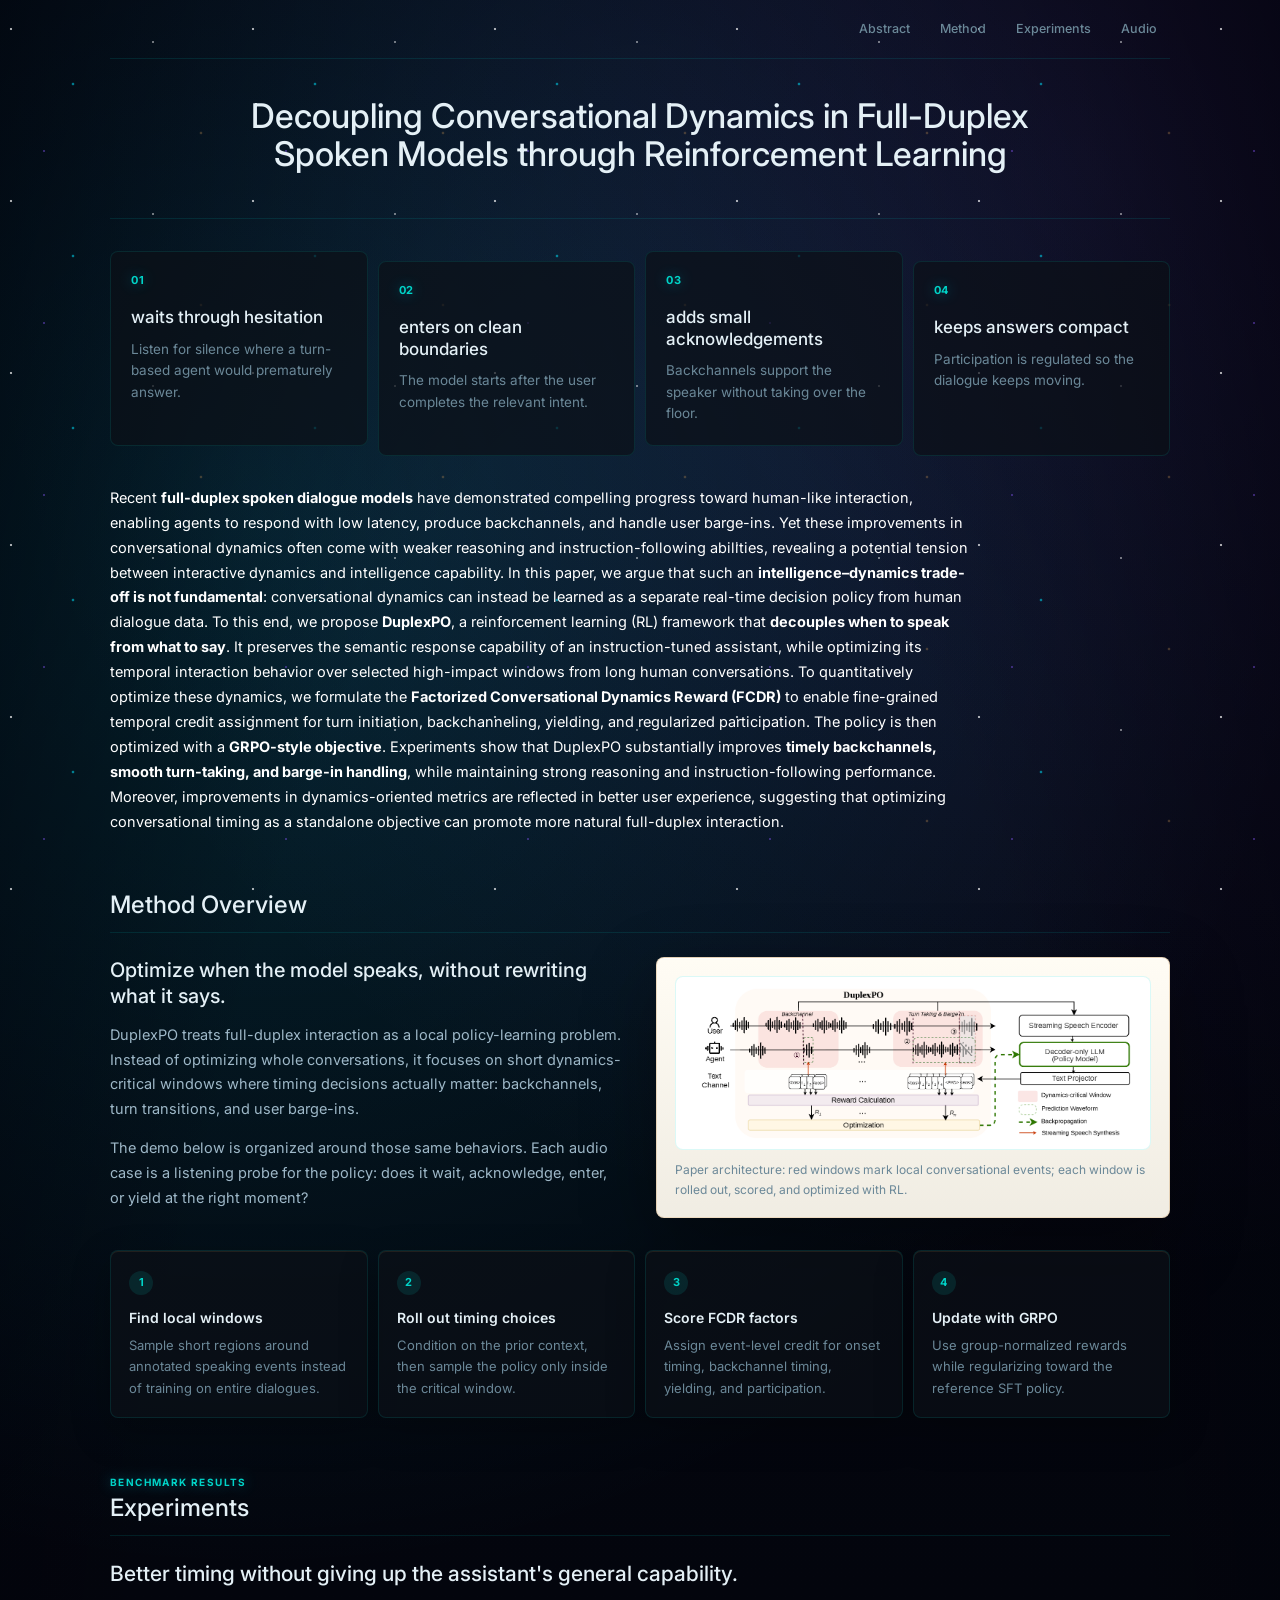
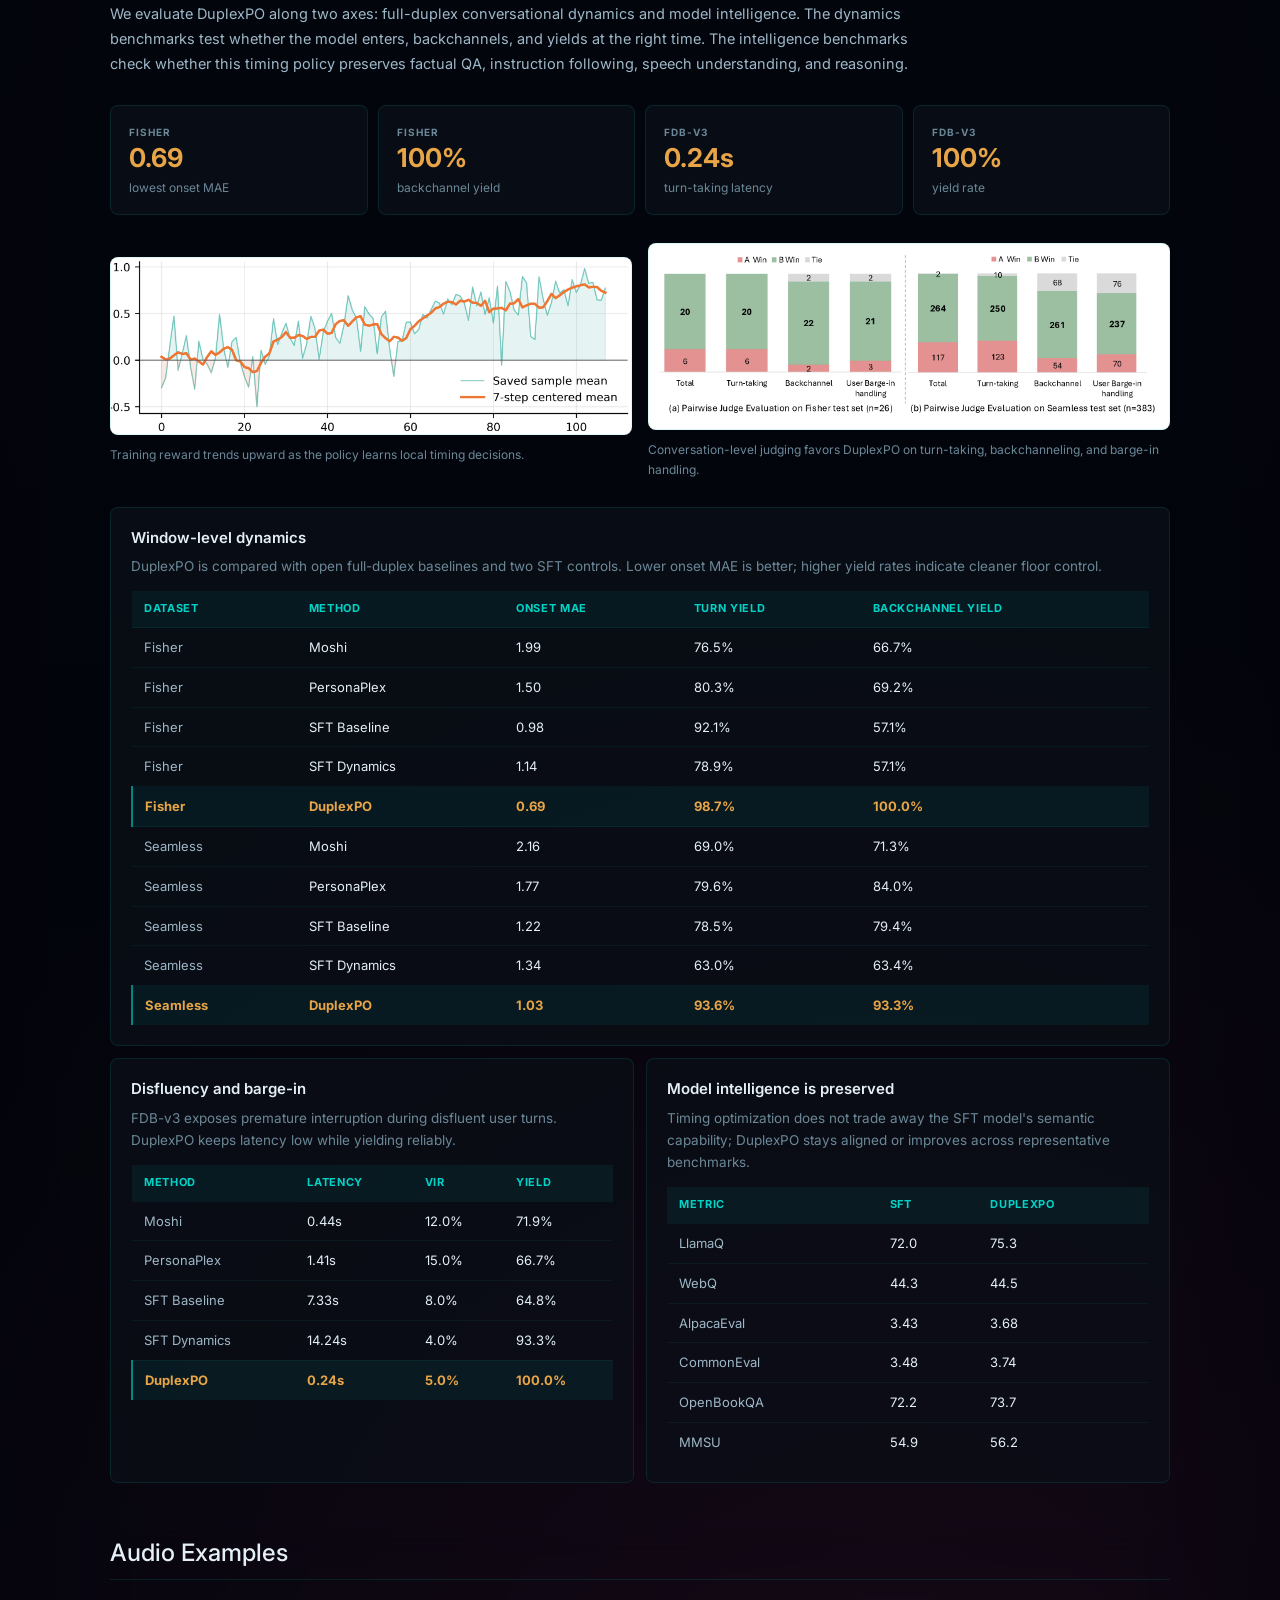
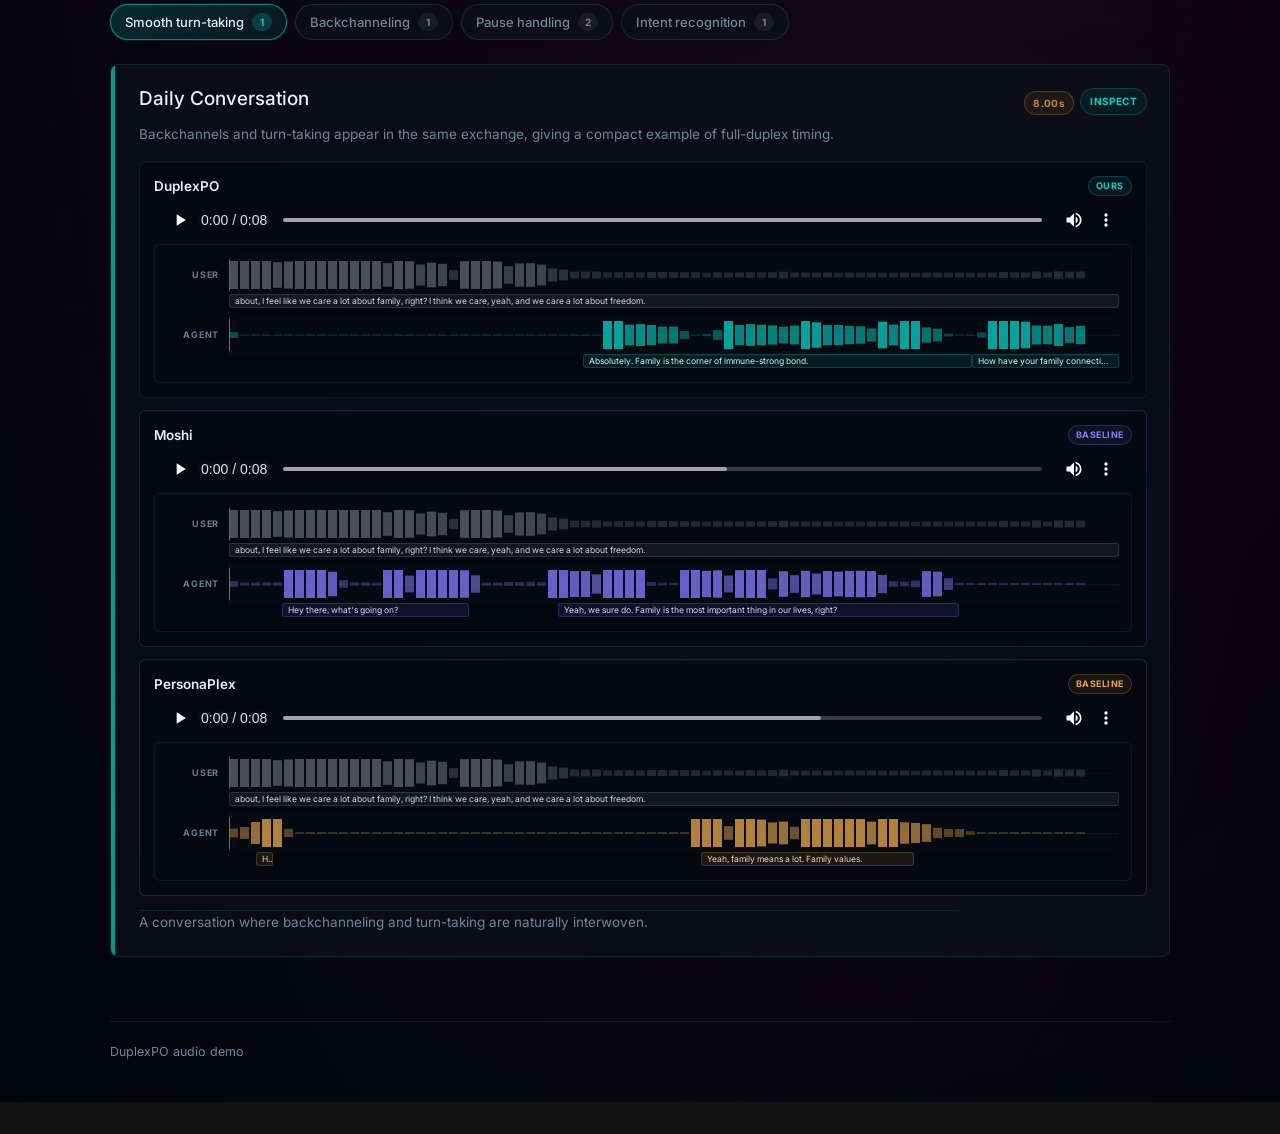
<file: index.html>
<!DOCTYPE html>
<html lang="en">
<head>
    <meta charset="UTF-8">
    <meta name="viewport" content="width=device-width, initial-scale=1.0">
    <title>DuplexPO Audio Demo</title>
    <meta name="description" content="Audio samples for DuplexPO, a reinforcement learning framework for full-duplex spoken dialogue dynamics.">
    <link rel="preconnect" href="https://fonts.googleapis.com">
    <link rel="preconnect" href="https://fonts.gstatic.com" crossorigin>
    <link href="https://fonts.googleapis.com/css2?family=Inter:wght@400;500;600;700&display=swap" rel="stylesheet">
    <link rel="stylesheet" href="static/css/style.css?v=44">
</head>
<body>
    <main class="app">
        <nav class="site-nav" aria-label="Page navigation">
            <div class="site-links">
                <a href="#abstract">Abstract</a>
                <a href="#method">Method</a>
                <a href="#experiments">Experiments</a>
                <a href="#audioExamples">Audio</a>
            </div>
        </nav>

        <header class="topbar hero">
            <div class="hero-main">
                <h1>
                    <span class="title-line">Decoupling Conversational Dynamics in Full-Duplex</span>
                    <span class="title-line">Spoken Models through Reinforcement Learning</span>
                </h1>
            </div>
        </header>

        <section class="listen-strip" aria-label="What to listen for">
            <article class="listen-card">
                <span>01</span>
                <h2>waits through hesitation</h2>
                <p>Listen for silence where a turn-based agent would prematurely answer.</p>
            </article>
            <article class="listen-card">
                <span>02</span>
                <h2>enters on clean boundaries</h2>
                <p>The model starts after the user completes the relevant intent.</p>
            </article>
            <article class="listen-card">
                <span>03</span>
                <h2>adds small acknowledgements</h2>
                <p>Backchannels support the speaker without taking over the floor.</p>
            </article>
            <article class="listen-card">
                <span>04</span>
                <h2>keeps answers compact</h2>
                <p>Participation is regulated so the dialogue keeps moving.</p>
            </article>
        </section>

        <section class="abstract-section section-block" id="abstract" aria-label="Abstract">
            <div class="abstract-content">
                <p>Recent <strong>full-duplex spoken dialogue models</strong> have demonstrated compelling progress toward human-like interaction, enabling agents to respond with low latency, produce backchannels, and handle user barge-ins. Yet these improvements in conversational dynamics often come with weaker reasoning and instruction-following abilities, revealing a potential tension between interactive dynamics and intelligence capability. In this paper, we argue that such an <strong>intelligence&ndash;dynamics trade-off is not fundamental</strong>: conversational dynamics can instead be learned as a separate real-time decision policy from human dialogue data. To this end, we propose <strong>DuplexPO</strong>, a reinforcement learning (RL) framework that <strong>decouples when to speak from what to say</strong>. It preserves the semantic response capability of an instruction-tuned assistant, while optimizing its temporal interaction behavior over selected high-impact windows from long human conversations. To quantitatively optimize these dynamics, we formulate the <strong>Factorized Conversational Dynamics Reward (FCDR)</strong> to enable fine-grained temporal credit assignment for turn initiation, backchanneling, yielding, and regularized participation. The policy is then optimized with a <strong>GRPO-style objective</strong>. Experiments show that DuplexPO substantially improves <strong>timely backchannels, smooth turn-taking, and barge-in handling</strong>, while maintaining strong reasoning and instruction-following performance. Moreover, improvements in dynamics-oriented metrics are reflected in better user experience, suggesting that optimizing conversational timing as a standalone objective can promote more natural full-duplex interaction.</p>
            </div>
        </section>

        <section class="section-block method-section" id="method" aria-label="Method overview">
            <div class="category-heading">
                <h2 class="category-title">Method Overview</h2>
            </div>
            <div class="method-blog">
                <div class="method-copy">
                    <h3>Optimize when the model speaks, without rewriting what it says.</h3>
                    <p>DuplexPO treats full-duplex interaction as a local policy-learning problem. Instead of optimizing whole conversations, it focuses on short dynamics-critical windows where timing decisions actually matter: backchannels, turn transitions, and user barge-ins.</p>
                    <p>The demo below is organized around those same behaviors. Each audio case is a listening probe for the policy: does it wait, acknowledge, enter, or yield at the right moment?</p>
                </div>
                <figure class="method-figure">
                    <img src="static/img/duplexpo-method-architecture.png" alt="DuplexPO method architecture showing critical windows, reward calculation, and policy optimization">
                    <figcaption>Paper architecture: red windows mark local conversational events; each window is rolled out, scored, and optimized with RL.</figcaption>
                </figure>
                <div class="method-flow" aria-label="DuplexPO method stages">
                    <article class="method-item">
                        <span class="method-index">1</span>
                        <h3>Find local windows</h3>
                        <p>Sample short regions around annotated speaking events instead of training on entire dialogues.</p>
                    </article>
                    <article class="method-item">
                        <span class="method-index">2</span>
                        <h3>Roll out timing choices</h3>
                        <p>Condition on the prior context, then sample the policy only inside the critical window.</p>
                    </article>
                    <article class="method-item">
                        <span class="method-index">3</span>
                        <h3>Score FCDR factors</h3>
                        <p>Assign event-level credit for onset timing, backchannel timing, yielding, and participation.</p>
                    </article>
                    <article class="method-item">
                        <span class="method-index">4</span>
                        <h3>Update with GRPO</h3>
                        <p>Use group-normalized rewards while regularizing toward the reference SFT policy.</p>
                    </article>
                </div>
            </div>
        </section>

        <section class="section-block experiments-section" id="experiments" aria-label="Experiments">
            <div class="category-heading">
                <p class="category-eyebrow">Benchmark results</p>
                <h2 class="category-title">Experiments</h2>
            </div>
            <div class="experiment-blog">
                <div class="experiment-copy">
                    <h3>Better timing without giving up the assistant's general capability.</h3>
                    <p>We evaluate DuplexPO along two axes: full-duplex conversational dynamics and model intelligence. The dynamics benchmarks test whether the model enters, backchannels, and yields at the right time. The intelligence benchmarks check whether this timing policy preserves factual QA, instruction following, speech understanding, and reasoning.</p>
                </div>

                <div class="experiment-stat-strip" aria-label="Key experiment results">
                    <article>
                        <span>Fisher</span>
                        <strong>0.69</strong>
                        <p>lowest onset MAE</p>
                    </article>
                    <article>
                        <span>Fisher</span>
                        <strong>100%</strong>
                        <p>backchannel yield</p>
                    </article>
                    <article>
                        <span>FDB-v3</span>
                        <strong>0.24s</strong>
                        <p>turn-taking latency</p>
                    </article>
                    <article>
                        <span>FDB-v3</span>
                        <strong>100%</strong>
                        <p>yield rate</p>
                    </article>
                </div>

                <div class="experiment-figure-grid" aria-label="Experiment figures">
                    <figure class="paper-figure">
                        <img src="static/img/duplexpo-reward-training.png" alt="Reward training curve for DuplexPO">
                        <figcaption>Training reward trends upward as the policy learns local timing decisions.</figcaption>
                    </figure>
                    <figure class="paper-figure">
                        <img src="static/img/duplexpo-gemini-judge.png" alt="Gemini pairwise judge evaluation comparing SFT baseline and DuplexPO">
                        <figcaption>Conversation-level judging favors DuplexPO on turn-taking, backchanneling, and barge-in handling.</figcaption>
                    </figure>
                </div>

                <div class="experiment-grid">
                    <article class="experiment-card experiment-card-wide">
                        <h3>Window-level dynamics</h3>
                        <p>DuplexPO is compared with open full-duplex baselines and two SFT controls. Lower onset MAE is better; higher yield rates indicate cleaner floor control.</p>
                        <div class="table-scroll">
                            <table>
                                <thead>
                                    <tr>
                                        <th>Dataset</th>
                                        <th>Method</th>
                                        <th>Onset MAE</th>
                                        <th>Turn yield</th>
                                        <th>Backchannel yield</th>
                                    </tr>
                                </thead>
                                <tbody>
                                    <tr>
                                        <td>Fisher</td>
                                        <td>Moshi</td>
                                        <td>1.99</td>
                                        <td>76.5%</td>
                                        <td>66.7%</td>
                                    </tr>
                                    <tr>
                                        <td>Fisher</td>
                                        <td>PersonaPlex</td>
                                        <td>1.50</td>
                                        <td>80.3%</td>
                                        <td>69.2%</td>
                                    </tr>
                                    <tr>
                                        <td>Fisher</td>
                                        <td>SFT Baseline</td>
                                        <td>0.98</td>
                                        <td>92.1%</td>
                                        <td>57.1%</td>
                                    </tr>
                                    <tr>
                                        <td>Fisher</td>
                                        <td>SFT Dynamics</td>
                                        <td>1.14</td>
                                        <td>78.9%</td>
                                        <td>57.1%</td>
                                    </tr>
                                    <tr class="best-row">
                                        <td>Fisher</td>
                                        <td>DuplexPO</td>
                                        <td>0.69</td>
                                        <td>98.7%</td>
                                        <td>100.0%</td>
                                    </tr>
                                    <tr>
                                        <td>Seamless</td>
                                        <td>Moshi</td>
                                        <td>2.16</td>
                                        <td>69.0%</td>
                                        <td>71.3%</td>
                                    </tr>
                                    <tr>
                                        <td>Seamless</td>
                                        <td>PersonaPlex</td>
                                        <td>1.77</td>
                                        <td>79.6%</td>
                                        <td>84.0%</td>
                                    </tr>
                                    <tr>
                                        <td>Seamless</td>
                                        <td>SFT Baseline</td>
                                        <td>1.22</td>
                                        <td>78.5%</td>
                                        <td>79.4%</td>
                                    </tr>
                                    <tr>
                                        <td>Seamless</td>
                                        <td>SFT Dynamics</td>
                                        <td>1.34</td>
                                        <td>63.0%</td>
                                        <td>63.4%</td>
                                    </tr>
                                    <tr class="best-row">
                                        <td>Seamless</td>
                                        <td>DuplexPO</td>
                                        <td>1.03</td>
                                        <td>93.6%</td>
                                        <td>93.3%</td>
                                    </tr>
                                </tbody>
                            </table>
                        </div>
                    </article>

                    <article class="experiment-card">
                        <h3>Disfluency and barge-in</h3>
                        <p>FDB-v3 exposes premature interruption during disfluent user turns. DuplexPO keeps latency low while yielding reliably.</p>
                        <table>
                            <thead>
                                <tr>
                                    <th>Method</th>
                                    <th>Latency</th>
                                    <th>VIR</th>
                                    <th>Yield</th>
                                </tr>
                            </thead>
                            <tbody>
                                <tr>
                                    <td>Moshi</td>
                                    <td>0.44s</td>
                                    <td>12.0%</td>
                                    <td>71.9%</td>
                                </tr>
                                <tr>
                                    <td>PersonaPlex</td>
                                    <td>1.41s</td>
                                    <td>15.0%</td>
                                    <td>66.7%</td>
                                </tr>
                                <tr>
                                    <td>SFT Baseline</td>
                                    <td>7.33s</td>
                                    <td>8.0%</td>
                                    <td>64.8%</td>
                                </tr>
                                <tr>
                                    <td>SFT Dynamics</td>
                                    <td>14.24s</td>
                                    <td>4.0%</td>
                                    <td>93.3%</td>
                                </tr>
                                <tr class="best-row">
                                    <td>DuplexPO</td>
                                    <td>0.24s</td>
                                    <td>5.0%</td>
                                    <td>100.0%</td>
                                </tr>
                            </tbody>
                        </table>
                    </article>

                    <article class="experiment-card">
                        <h3>Model intelligence is preserved</h3>
                        <p>Timing optimization does not trade away the SFT model's semantic capability; DuplexPO stays aligned or improves across representative benchmarks.</p>
                        <table>
                            <thead>
                                <tr>
                                    <th>Metric</th>
                                    <th>SFT</th>
                                    <th>DuplexPO</th>
                                </tr>
                            </thead>
                            <tbody>
                                <tr>
                                    <td>LlamaQ</td>
                                    <td>72.0</td>
                                    <td>75.3</td>
                                </tr>
                                <tr>
                                    <td>WebQ</td>
                                    <td>44.3</td>
                                    <td>44.5</td>
                                </tr>
                                <tr>
                                    <td>AlpacaEval</td>
                                    <td>3.43</td>
                                    <td>3.68</td>
                                </tr>
                                <tr>
                                    <td>CommonEval</td>
                                    <td>3.48</td>
                                    <td>3.74</td>
                                </tr>
                                <tr>
                                    <td>OpenBookQA</td>
                                    <td>72.2</td>
                                    <td>73.7</td>
                                </tr>
                                <tr>
                                    <td>MMSU</td>
                                    <td>54.9</td>
                                    <td>56.2</td>
                                </tr>
                            </tbody>
                        </table>
                    </article>
                </div>
            </div>
        </section>

        <section class="section-block samples-intro" id="audioExamples" aria-label="Audio samples">
            <div class="category-heading">
                <h2 class="category-title">Audio Examples</h2>
            </div>
            <div class="axis-nav" id="axisNav" aria-label="Audio example filters"></div>
        </section>

        <section class="case-stack" id="caseStack" aria-label="Demo cases"></section>

        <footer class="footer">
            <span>DuplexPO audio demo</span>
        </footer>
    </main>

    <script src="static/data/demo_cases.js?v=1781488804"></script>
    <script src="static/js/demo.js?v=25"></script>
</body>
</html>
</file>
<file: static/css/style.css>
:root {
    --bg: #ffffff;
    --panel: #ffffff;
    --panel-soft: #f7f7f7;
    --ink: #111111;
    --ink-soft: #2b2b2b;
    --muted: #6b7280;
    --line: #e5e7eb;
    --line-strong: #d1d5db;
    --user: #9ca3af;
    --agent: #7fb3d5;
    --playhead: #c0392b;
    --shadow-sm: 0 1px 2px rgba(0, 0, 0, 0.04);
    --radius: 8px;
    --radius-sm: 6px;
    --sans: Arial, Helvetica, "Segoe UI", "Liberation Sans", sans-serif;
    --mono: "SF Mono", "JetBrains Mono", ui-monospace, Menlo, Consolas, monospace;
}

* {
    box-sizing: border-box;
}

body {
    margin: 0;
    background: var(--bg);
    color: var(--ink);
    font-family: var(--sans);
    font-size: 14.5px;
    line-height: 1.6;
    -webkit-font-smoothing: antialiased;
    -moz-osx-font-smoothing: grayscale;
}

a {
    color: var(--ink-soft);
    text-decoration: underline;
    text-decoration-color: var(--line-strong);
}

a:hover {
    text-decoration-color: var(--ink);
}

.app {
    width: min(960px, calc(100vw - 32px));
    margin: 0 auto;
    padding: 56px 0 64px;
    background: var(--bg);
}

.topbar {
    padding-bottom: 28px;
    margin-bottom: 8px;
    text-align: center;
}

.eyebrow {
    margin: 0 0 10px;
    color: var(--muted);
    font-size: 12px;
    font-weight: 700;
    letter-spacing: 0.12em;
    text-transform: uppercase;
}

h1, h2, h3, p {
    margin-top: 0;
}

h1 {
    margin-bottom: 6px;
    font-family: var(--sans);
    font-weight: 700;
    font-size: 30px;
    line-height: 1.22;
    letter-spacing: -0.005em;
    color: var(--ink);
}

h2 {
    margin-bottom: 8px;
    font-size: 17px;
    font-weight: 700;
}

.case-stack {
    display: grid;
    gap: 44px;
    margin-top: 0;
}

.category-heading {
    margin: 36px 0 -8px;
    padding-bottom: 14px;
    border-bottom: 1px solid var(--line);
}

.category-heading:first-child {
    margin-top: 0;
}

.abstract-section {
    margin-bottom: 48px;
}

.abstract-content {
    margin: 18px auto 0;
    padding: 0 4px;
    max-width: 720px;
    color: var(--ink-soft);
    font-size: 14.5px;
    line-height: 1.7;
    text-align: justify;
}

.abstract-content p {
    margin: 0;
}

.category-eyebrow {
    margin: 0 0 6px;
    color: var(--muted);
    font-size: 11px;
    font-weight: 700;
    letter-spacing: 0.14em;
    text-transform: uppercase;
}

.category-title {
    margin: 0;
    font-family: var(--sans);
    font-size: 24px;
    font-weight: 700;
    line-height: 1.18;
    letter-spacing: -0.005em;
    color: var(--ink);
}

.case-panel {
    min-width: 0;
}

.case-header {
    display: flex;
    justify-content: center;
    gap: 12px;
    align-items: baseline;
    margin-bottom: 10px;
    text-align: center;
}

.case-title {
    display: inline-flex;
    align-items: baseline;
    gap: 12px;
    min-width: 0;
    flex-wrap: wrap;
    justify-content: center;
}

.case-header h2 {
    margin-bottom: 0;
    font-family: var(--sans);
    font-size: 18px;
    font-weight: 700;
    letter-spacing: 0.01em;
    color: var(--ink);
    text-align: center;
    overflow-wrap: anywhere;
}

.sample-chip {
    display: inline-flex;
    align-items: center;
    padding: 3px 10px;
    border: 1px solid var(--line);
    border-radius: 999px;
    color: var(--muted);
    font-family: var(--mono);
    font-size: 11.5px;
    font-weight: 500;
    letter-spacing: 0.02em;
    white-space: nowrap;
}

.timeline-panel {
    background: var(--panel);
    border-radius: 0;
    box-shadow: none;
    overflow: hidden;
}

.timeline-scroll {
    padding: 8px 4px 12px;
    overflow: hidden;
    min-width: 0;
}

.timeline-canvas {
    position: relative;
    width: 100%;
    min-width: 0;
}

.timeline-row {
    display: grid;
    grid-template-columns: 56px minmax(0, 1fr);
    gap: 12px;
    align-items: center;
    margin: 4px 0;
    min-width: 0;
}

.row-label {
    color: var(--muted);
    font-size: 11px;
    font-weight: 700;
    letter-spacing: 0.08em;
    text-transform: uppercase;
    text-align: right;
}

.ruler-track {
    position: relative;
    height: 16px;
}

.tick {
    position: absolute;
    top: 0;
    bottom: 0;
    border-left: 1px solid var(--line);
    color: var(--muted);
    font-family: var(--mono);
    font-size: 10px;
    padding-left: 5px;
    letter-spacing: 0.02em;
}

.wave-track {
    position: relative;
    display: block;
    width: 100%;
    height: 48px;
    padding: 0;
    margin: 0;
    border: 0;
    border-radius: 0;
    background: transparent;
    appearance: none;
    overflow: hidden;
    cursor: pointer;
}

.wave-track:focus-visible {
    outline: 2px solid var(--ink);
    outline-offset: 2px;
}

.wave-canvas {
    display: block;
    width: 100%;
    height: 100%;
}

.wave-playhead {
    position: absolute;
    top: 4px;
    bottom: 4px;
    left: 0;
    width: 1.5px;
    background: var(--playhead);
    pointer-events: none;
    z-index: 5;
}

.transcript-row {
    margin: 2px 0 6px;
}

.transcript-track {
    position: relative;
    height: 22px;
    min-width: 0;
}

.seg-pill {
    position: absolute;
    top: 0;
    height: 20px;
    padding: 0 8px;
    border: 1px solid var(--line);
    border-radius: 4px;
    background: var(--panel-soft);
    color: var(--ink-soft);
    font-family: var(--sans);
    font-size: 11px;
    line-height: 18px;
    letter-spacing: 0.01em;
    white-space: nowrap;
    overflow: hidden;
    text-overflow: ellipsis;
    text-align: left;
    cursor: pointer;
    appearance: none;
    transition: background-color 0.15s ease, border-color 0.15s ease, box-shadow 0.15s ease;
    box-sizing: border-box;
}

.seg-pill.user {
    background: #f3f4f6;
    border-color: #e5e7eb;
    color: #4b5563;
}

.seg-pill.agent {
    background: #e8f0f7;
    border-color: #cfdfeb;
    color: #1f3a52;
}

.seg-pill:hover {
    z-index: 2;
    overflow: visible;
    box-shadow: 0 2px 6px rgba(15, 23, 42, 0.12);
    border-color: var(--ink);
    background: #ffffff;
    color: var(--ink);
    width: auto !important;
    min-width: 100%;
    max-width: 480px;
}

.seg-pill:focus-visible {
    outline: 2px solid var(--ink);
    outline-offset: 1px;
}

.audio-row {
    display: flex;
    justify-content: center;
    align-items: center;
    margin: 6px 0 14px;
    padding: 0;
}

.stereo-control {
    width: min(440px, 80%);
    margin: 0 auto;
}

audio {
    width: 100%;
    height: 36px;
    display: block;
    border: 0;
    outline: 0;
    background: transparent;
}

audio::-webkit-media-controls-enclosure,
audio::-webkit-media-controls-panel {
    background: transparent;
    border: 0;
    box-shadow: none;
}

.case-description {
    margin-top: 18px;
    padding: 0 4px;
    color: var(--ink-soft);
    font-size: 14.5px;
    line-height: 1.7;
}

.case-description:empty {
    display: none;
}

.case-description p {
    margin: 0 0 0.7em;
}

.case-description p:last-child {
    margin-bottom: 0;
}

.case-description em,
.case-description i {
    color: var(--muted);
}

.case-description code {
    padding: 1px 5px;
    border-radius: 4px;
    background: var(--panel-soft);
    border: 1px solid var(--line);
    font-family: var(--mono);
    font-size: 0.9em;
}

.case-description blockquote {
    margin: 8px 0;
    padding: 4px 14px;
    border-left: 2px solid var(--line-strong);
    color: var(--muted);
    font-style: italic;
}

.footer {
    display: flex;
    justify-content: space-between;
    gap: 16px;
    margin-top: 64px;
    padding-top: 24px;
    border-top: 1px solid var(--line);
    color: var(--muted);
    font-size: 12.5px;
}

@media (max-width: 760px) {
    .app {
        width: min(100vw - 24px, 760px);
        padding: 32px 0 40px;
    }

    h1 {
        font-size: 24px;
    }

    .case-stack {
        gap: 36px;
    }

    .case-header {
        display: block;
    }

    .case-header h2 {
        font-size: 17px;
    }

    .sample-chip {
        margin-top: 8px;
    }

    .timeline-scroll {
        padding: 6px 2px 10px;
    }

    .timeline-row {
        grid-template-columns: 44px minmax(0, 1fr);
        gap: 8px;
    }

    .stereo-control {
        width: 100%;
    }
}

/* DuplexPO demo refresh */
:root {
    --bg: #fbfbf8;
    --panel: #ffffff;
    --panel-soft: #f4f6f4;
    --ink: #151515;
    --ink-soft: #30343b;
    --muted: #68706f;
    --line: #dde2df;
    --line-strong: #b9c4be;
    --user: #7d8895;
    --agent: #227c9d;
    --accent: #16885d;
    --accent-soft: #e7f4ed;
    --amber: #9b6a1b;
    --playhead: #ba3b34;
    --shadow-sm: none;
    --radius: 8px;
    --radius-sm: 6px;
}

html {
    scroll-behavior: smooth;
}

body {
    background:
        linear-gradient(180deg, #f7f8f4 0, #fbfbf8 230px, #fbfbf8 100%);
    color: var(--ink);
}

.app {
    width: min(1040px, calc(100vw - 40px));
    padding: 38px 0 64px;
}

.topbar {
    text-align: left;
}

.hero {
    padding-bottom: 26px;
    margin-bottom: 4px;
    border-bottom: 1px solid var(--line);
}

.eyebrow,
.category-eyebrow {
    letter-spacing: 0;
    color: var(--accent);
}

h1,
.category-title,
.case-header h2 {
    letter-spacing: 0;
}

h1 {
    max-width: 920px;
    margin-bottom: 14px;
    font-size: clamp(30px, 4.6vw, 48px);
    line-height: 1.08;
}

.hero-copy {
    max-width: 760px;
    margin: 0;
    color: var(--ink-soft);
    font-size: 16px;
    line-height: 1.65;
}

.hero-metrics {
    display: flex;
    flex-wrap: wrap;
    gap: 10px;
    margin-top: 22px;
}

.hero-metrics span {
    display: inline-flex;
    align-items: center;
    gap: 7px;
    min-height: 34px;
    padding: 6px 12px;
    border: 1px solid var(--line);
    border-radius: 999px;
    background: rgba(255, 255, 255, 0.76);
    color: var(--ink-soft);
    font-size: 13px;
    white-space: nowrap;
}

.hero-metrics strong {
    color: var(--ink);
    font-weight: 700;
}

.section-block {
    margin: 34px 0 46px;
}

.category-heading {
    margin: 0 0 18px;
    padding-bottom: 12px;
    border-bottom: 1px solid var(--line);
}

.category-title {
    font-size: 24px;
    line-height: 1.18;
}

.abstract-content {
    max-width: 820px;
    margin: 0;
    padding: 0;
    color: var(--ink-soft);
    text-align: left;
}

.method-grid {
    display: grid;
    grid-template-columns: repeat(3, minmax(0, 1fr));
    gap: 12px;
}

.method-item {
    min-width: 0;
    padding: 16px;
    border: 1px solid var(--line);
    border-radius: var(--radius);
    background: var(--panel);
}

.method-index {
    display: inline-flex;
    width: 24px;
    height: 24px;
    align-items: center;
    justify-content: center;
    margin-bottom: 12px;
    border-radius: 50%;
    background: var(--accent-soft);
    color: var(--accent);
    font-family: var(--mono);
    font-size: 12px;
    font-weight: 700;
}

.method-item h3 {
    margin: 0 0 8px;
    color: var(--ink);
    font-size: 15px;
    line-height: 1.25;
}

.method-item p,
.samples-copy {
    margin: 0;
    color: var(--ink-soft);
    line-height: 1.65;
}

.samples-intro {
    margin-bottom: 22px;
}

.samples-copy {
    max-width: 780px;
}

.axis-nav {
    display: flex;
    flex-wrap: wrap;
    gap: 8px;
    margin-top: 18px;
}

.axis-tab {
    display: inline-flex;
    align-items: center;
    gap: 8px;
    min-height: 34px;
    padding: 6px 12px;
    border: 1px solid var(--line-strong);
    border-radius: 999px;
    background: #ffffff;
    color: var(--ink-soft);
    font: inherit;
    font-size: 13px;
    cursor: pointer;
    appearance: none;
}

.axis-tab:hover {
    border-color: var(--accent);
    color: var(--accent);
}

.axis-tab.is-active {
    border-color: var(--accent);
    background: var(--accent-soft);
    color: var(--accent);
}

.axis-count {
    min-width: 20px;
    padding: 1px 6px;
    border-radius: 999px;
    background: rgba(21, 21, 21, 0.08);
    color: inherit;
    font-family: var(--mono);
    font-size: 11px;
    text-align: center;
}

.case-stack {
    gap: 30px;
}

.case-panel {
    padding: 22px;
    border: 1px solid var(--line);
    border-radius: var(--radius);
    background: var(--panel);
}

.case-header {
    display: grid;
    grid-template-columns: minmax(0, 1fr) auto;
    gap: 12px;
    align-items: start;
    margin-bottom: 12px;
    text-align: left;
}

.case-title {
    display: block;
}

.case-meta {
    display: flex;
    flex-wrap: wrap;
    gap: 6px;
    margin-bottom: 8px;
}

.axis-chip,
.source-chip {
    display: inline-flex;
    align-items: center;
    min-height: 24px;
    padding: 3px 8px;
    border-radius: 999px;
    font-size: 12px;
    line-height: 1;
}

.axis-chip {
    background: var(--accent-soft);
    color: var(--accent);
}

.source-chip {
    background: #f8f1e6;
    color: var(--amber);
}

.case-header h2 {
    margin: 0;
    font-size: 22px;
    line-height: 1.22;
    text-align: left;
}

.sample-chip {
    margin-top: 4px;
    border-color: var(--line-strong);
    border-radius: 999px;
    background: #ffffff;
}

.case-takeaway {
    max-width: 760px;
    margin: 0 0 16px;
    color: var(--ink-soft);
    font-size: 14px;
    line-height: 1.62;
}

.audio-row {
    justify-content: flex-start;
    gap: 16px;
    margin: 6px 0 16px;
}

.stereo-control {
    width: min(520px, 100%);
    margin: 0;
}

.audio-legend {
    display: flex;
    flex-wrap: wrap;
    gap: 8px;
    align-items: center;
    margin: 0 0 12px 68px;
    color: var(--muted);
    font-size: 12px;
}

.legend-item {
    display: inline-flex;
    align-items: center;
    gap: 6px;
}

.legend-swatch {
    width: 10px;
    height: 10px;
    border-radius: 2px;
    background: var(--line-strong);
}

.legend-swatch.user {
    background: var(--user);
}

.legend-swatch.agent {
    background: var(--agent);
}

.timeline-panel {
    border-top: 1px solid var(--line);
    padding-top: 10px;
}

.timeline-scroll {
    padding: 0;
    overflow-x: auto;
}

.timeline-canvas {
    min-width: 640px;
}

.timeline-row {
    grid-template-columns: 56px minmax(0, 1fr);
}

.wave-track {
    border-radius: 4px;
    background: #f8faf9;
}

.transcript-track {
    height: 26px;
}

.seg-pill {
    height: 22px;
    line-height: 20px;
}

.case-description {
    margin-top: 16px;
    padding-top: 14px;
    border-top: 1px solid var(--line);
}

.footer a {
    color: var(--muted);
    text-decoration: none;
}

.footer a:hover {
    color: var(--ink);
    text-decoration: underline;
}

@media (max-width: 820px) {
    .app {
        width: min(100vw - 24px, 820px);
        padding: 28px 0 42px;
    }

    h1 {
        font-size: 30px;
        line-height: 1.14;
    }

    .hero-copy {
        font-size: 15px;
    }

    .method-grid {
        grid-template-columns: 1fr;
    }

    .case-panel {
        padding: 16px;
    }

    .case-header {
        grid-template-columns: 1fr;
    }

    .sample-chip {
        width: max-content;
    }

    .audio-legend {
        margin-left: 0;
    }

    .timeline-canvas {
        min-width: 560px;
    }
}

/* Futuristic performance-focused skin */
:root {
    --bg: #07100f;
    --panel: #0d1716;
    --panel-soft: #111f1d;
    --ink: #eef8f2;
    --ink-soft: #bfd0cb;
    --muted: #82938e;
    --line: rgba(145, 255, 207, 0.16);
    --line-strong: rgba(145, 255, 207, 0.34);
    --user: #f7b84b;
    --agent: #37c8f5;
    --accent: #48f0a4;
    --accent-soft: rgba(72, 240, 164, 0.12);
    --amber: #ffc65a;
    --rose: #ff6f91;
    --violet-free-blue: #37c8f5;
    --playhead: #ff5d73;
    --shadow-sm: 0 18px 60px rgba(0, 0, 0, 0.28);
}

body {
    background-color: var(--bg);
    background-image:
        linear-gradient(rgba(145, 255, 207, 0.055) 1px, transparent 1px),
        linear-gradient(90deg, rgba(55, 200, 245, 0.045) 1px, transparent 1px),
        linear-gradient(180deg, rgba(72, 240, 164, 0.08), transparent 320px);
    background-size: 34px 34px, 34px 34px, 100% 100%;
}

.app {
    width: min(1120px, calc(100vw - 40px));
    padding: 32px 0 72px;
}

.hero {
    display: grid;
    grid-template-columns: minmax(0, 1fr) minmax(300px, 360px);
    gap: 28px;
    align-items: end;
    min-height: 390px;
    padding: 34px 0 30px;
    border-bottom: 1px solid var(--line);
}

.hero-main {
    min-width: 0;
}

.eyebrow,
.category-eyebrow,
.performance-kicker,
.terminal-label {
    color: var(--accent);
    font-family: var(--mono);
    font-size: 12px;
    font-weight: 700;
    letter-spacing: 0;
    text-transform: uppercase;
}

h1 {
    max-width: 900px;
    margin-bottom: 18px;
    color: var(--ink);
    font-size: 46px;
    line-height: 1.06;
    text-wrap: balance;
}

.hero-copy {
    max-width: 720px;
    color: var(--ink-soft);
    font-size: 16px;
}

.hero-metrics {
    gap: 9px;
    margin-top: 24px;
}

.hero-metrics span {
    border-color: var(--line);
    background: rgba(13, 23, 22, 0.84);
    color: var(--ink-soft);
    box-shadow: inset 0 0 0 1px rgba(255, 255, 255, 0.025);
}

.hero-metrics strong {
    color: var(--accent);
}

.hero-terminal {
    position: relative;
    padding: 18px;
    border: 1px solid var(--line-strong);
    border-radius: var(--radius);
    background:
        linear-gradient(180deg, rgba(17, 31, 29, 0.94), rgba(9, 17, 16, 0.94));
    box-shadow: var(--shadow-sm);
    overflow: hidden;
}

.hero-terminal::before {
    content: "";
    position: absolute;
    inset: 0;
    background:
        linear-gradient(90deg, transparent, rgba(72, 240, 164, 0.16), transparent);
    transform: translateX(-70%);
    animation: scan 5.6s linear infinite;
    pointer-events: none;
}

@keyframes scan {
    0% {
        transform: translateX(-80%);
    }
    55%,
    100% {
        transform: translateX(120%);
    }
}

.terminal-label {
    position: relative;
    margin: 0 0 14px;
}

.terminal-row {
    position: relative;
    display: grid;
    grid-template-columns: minmax(0, 1fr) auto;
    gap: 14px;
    align-items: center;
    padding: 11px 0;
    border-top: 1px solid rgba(145, 255, 207, 0.12);
    color: var(--muted);
    font-size: 13px;
}

.terminal-row strong {
    color: var(--ink);
    font-family: var(--mono);
    font-size: 12px;
    font-weight: 700;
}

.performance-strip {
    display: grid;
    grid-template-columns: repeat(3, minmax(0, 1fr));
    gap: 12px;
    margin: 18px 0 42px;
}

.performance-item {
    position: relative;
    min-width: 0;
    padding: 18px;
    border: 1px solid var(--line);
    border-radius: var(--radius);
    background: rgba(13, 23, 22, 0.82);
}

.performance-item::after {
    content: "";
    position: absolute;
    left: 18px;
    right: 18px;
    bottom: 0;
    height: 2px;
    background: linear-gradient(90deg, var(--accent), var(--agent), var(--amber));
}

.performance-item h2 {
    margin: 8px 0 7px;
    color: var(--ink);
    font-size: 17px;
    line-height: 1.25;
}

.performance-item p {
    margin: 0;
    color: var(--ink-soft);
    font-size: 13.5px;
    line-height: 1.55;
}

.section-block {
    margin: 40px 0 50px;
}

.category-heading {
    border-bottom-color: var(--line);
}

.category-title {
    color: var(--ink);
    font-size: 25px;
}

.abstract-content,
.method-item p,
.samples-copy,
.case-takeaway,
.case-description {
    color: var(--ink-soft);
}

.method-grid {
    gap: 10px;
}

.method-item,
.case-panel {
    border-color: var(--line);
    background: rgba(13, 23, 22, 0.9);
    box-shadow: inset 0 1px 0 rgba(255, 255, 255, 0.035);
}

.method-item {
    transition: transform 0.18s ease, border-color 0.18s ease, background-color 0.18s ease;
}

.method-item:hover {
    transform: translateY(-2px);
    border-color: var(--line-strong);
    background: rgba(17, 31, 29, 0.96);
}

.method-index {
    background: rgba(72, 240, 164, 0.14);
    color: var(--accent);
}

.method-item h3 {
    color: var(--ink);
}

.samples-intro {
    position: sticky;
    top: 0;
    z-index: 10;
    padding: 14px 0 16px;
    background: rgba(7, 16, 15, 0.92);
    backdrop-filter: blur(14px);
}

.axis-nav {
    gap: 10px;
}

.axis-tab {
    min-height: 40px;
    border-color: var(--line);
    background: rgba(13, 23, 22, 0.86);
    color: var(--ink-soft);
    transition: transform 0.16s ease, border-color 0.16s ease, color 0.16s ease, background-color 0.16s ease;
}

.axis-tab:hover {
    transform: translateY(-1px);
    border-color: var(--agent);
    color: var(--ink);
}

.axis-tab.is-active {
    border-color: rgba(72, 240, 164, 0.74);
    background: linear-gradient(135deg, rgba(72, 240, 164, 0.22), rgba(55, 200, 245, 0.12));
    color: var(--ink);
    box-shadow: 0 0 0 1px rgba(72, 240, 164, 0.09), 0 16px 34px rgba(0, 0, 0, 0.22);
}

.axis-count {
    background: rgba(255, 255, 255, 0.08);
}

.case-stack {
    gap: 22px;
}

.case-panel {
    position: relative;
    padding: 24px;
    overflow: hidden;
}

.case-panel::before {
    content: "";
    position: absolute;
    top: 0;
    left: 0;
    width: 4px;
    height: 100%;
    background: linear-gradient(180deg, var(--accent), var(--agent), var(--amber));
}

.case-header {
    position: relative;
}

.axis-chip,
.source-chip,
.signal-chip {
    border: 1px solid transparent;
    font-family: var(--mono);
    font-size: 11px;
    font-weight: 700;
}

.axis-chip {
    border-color: rgba(72, 240, 164, 0.28);
    background: rgba(72, 240, 164, 0.12);
    color: var(--accent);
}

.source-chip {
    border-color: rgba(255, 198, 90, 0.28);
    background: rgba(255, 198, 90, 0.1);
    color: var(--amber);
}

.case-signals {
    display: flex;
    flex-wrap: wrap;
    gap: 8px;
    margin: -2px 0 12px;
}

.signal-chip {
    display: inline-flex;
    align-items: center;
    min-height: 25px;
    padding: 4px 9px;
    border-radius: 999px;
    border-color: rgba(55, 200, 245, 0.28);
    background: rgba(55, 200, 245, 0.1);
    color: var(--agent);
}

.case-header h2 {
    color: var(--ink);
}

.sample-chip {
    border-color: rgba(255, 255, 255, 0.12);
    background: rgba(255, 255, 255, 0.04);
    color: var(--muted);
}

.stereo-control {
    padding: 8px;
    border: 1px solid var(--line);
    border-radius: var(--radius);
    background: rgba(7, 16, 15, 0.78);
}

audio {
    filter: invert(1) hue-rotate(160deg) saturate(0.75);
}

.audio-legend {
    color: var(--muted);
}

.legend-swatch {
    box-shadow: 0 0 16px currentColor;
}

.timeline-panel {
    border-top-color: var(--line);
}

.timeline-scroll {
    scrollbar-color: var(--line-strong) transparent;
}

.wave-track {
    border: 1px solid rgba(255, 255, 255, 0.035);
    background:
        linear-gradient(90deg, rgba(255, 255, 255, 0.035) 1px, transparent 1px),
        rgba(255, 255, 255, 0.025);
    background-size: 28px 100%, 100% 100%;
}

.row-label,
.tick {
    color: var(--muted);
}

.seg-pill {
    border-color: rgba(255, 255, 255, 0.08);
    background: rgba(255, 255, 255, 0.045);
    color: var(--ink-soft);
}

.seg-pill.user {
    border-color: rgba(247, 184, 75, 0.24);
    background: rgba(247, 184, 75, 0.12);
    color: #ffd892;
}

.seg-pill.agent {
    border-color: rgba(55, 200, 245, 0.24);
    background: rgba(55, 200, 245, 0.12);
    color: #a6eaff;
}

.seg-pill:hover {
    border-color: var(--accent);
    background: #101f1d;
    color: var(--ink);
    box-shadow: 0 10px 26px rgba(0, 0, 0, 0.32);
}

.case-description {
    border-top-color: var(--line);
}

.footer {
    border-top-color: var(--line);
}

.footer a {
    color: var(--accent);
}

/* SEN-NIN DASH inspired dark HUD palette */
:root {
    --bg: #000011;
    --panel: #050b18;
    --panel-soft: #091426;
    --ink: #ecfeff;
    --ink-soft: #a8c7ce;
    --muted: #67838d;
    --line: rgba(0, 255, 255, 0.18);
    --line-strong: rgba(0, 255, 255, 0.42);
    --user: #ff7a2f;
    --agent: #00e5ff;
    --accent: #00e5ff;
    --accent-soft: rgba(0, 229, 255, 0.12);
    --amber: #b46cff;
    --rose: #ff2d8d;
    --violet-free-blue: #8a5cff;
    --playhead: #ff2d8d;
    --shadow-sm: 0 18px 58px rgba(0, 229, 255, 0.08);
}

body {
    background-color: var(--bg);
    background-image:
        radial-gradient(circle at 22% 8%, rgba(0, 229, 255, 0.16), transparent 28%),
        radial-gradient(circle at 84% 10%, rgba(138, 92, 255, 0.16), transparent 26%),
        radial-gradient(circle at 48% 118%, rgba(255, 45, 141, 0.1), transparent 34%),
        linear-gradient(135deg, #000011 0%, #001122 48%, #000011 100%);
    background-size: 100% 100%;
    color: var(--ink);
}

.site-nav,
.samples-intro {
    background: rgba(0, 0, 17, 0.86);
    border-color: var(--line);
}

.brand-mark,
h1,
.category-title,
.case-header h2,
.performance-item h2,
.listen-card h2,
.method-item h3 {
    color: var(--ink);
}

.hero {
    display: block;
    min-height: 300px;
    padding-top: 58px;
    border-bottom-color: var(--line);
}

.hero-main {
    max-width: 940px;
}

.hero-copy,
.abstract-content,
.method-item p,
.samples-copy,
.case-takeaway,
.case-description,
.performance-item p,
.listen-card p {
    color: var(--ink-soft);
}

.hero-terminal,
.hero-metrics,
.eyebrow {
    display: none;
}

.hero-metrics span,
.axis-tab,
.stereo-control,
.performance-item,
.method-item,
.case-panel,
.listen-card {
    background: rgba(5, 11, 24, 0.82);
    border-color: var(--line);
    box-shadow: var(--shadow-sm), inset 0 1px 0 rgba(255, 255, 255, 0.04);
}

.performance-item,
.method-item,
.case-panel,
.listen-card {
    backdrop-filter: blur(12px);
}

.performance-kicker,
.terminal-label,
.category-eyebrow,
.listen-card span {
    color: var(--accent);
    text-shadow: 0 0 14px rgba(0, 229, 255, 0.45);
}

.performance-item::after {
    background: linear-gradient(90deg, var(--accent), var(--violet-free-blue), var(--rose));
}

.case-panel::before {
    background: linear-gradient(180deg, var(--accent), var(--violet-free-blue), var(--rose));
}

.word-ladder span {
    background: rgba(9, 20, 38, 0.78);
    border-color: var(--line);
    color: var(--ink-soft);
}

.word-ladder span:nth-child(2) {
    color: var(--accent);
}

.word-ladder span:nth-child(3) {
    color: var(--rose);
}

.axis-tab {
    color: var(--ink-soft);
}

.axis-tab:hover {
    border-color: var(--line-strong);
    color: var(--accent);
}

.axis-tab.is-active {
    border-color: var(--line-strong);
    background: linear-gradient(135deg, rgba(0, 229, 255, 0.16), rgba(138, 92, 255, 0.12));
    color: var(--ink);
    box-shadow: 0 0 0 1px rgba(0, 229, 255, 0.1), 0 18px 42px rgba(0, 0, 17, 0.34);
}

.axis-count {
    background: rgba(0, 229, 255, 0.12);
}

.axis-chip {
    border-color: rgba(0, 229, 255, 0.3);
    background: rgba(0, 229, 255, 0.1);
    color: var(--accent);
}

.source-chip {
    border-color: rgba(138, 92, 255, 0.34);
    background: rgba(138, 92, 255, 0.12);
    color: #c7b6ff;
}

.signal-chip,
.inspect-button {
    border-color: rgba(255, 45, 141, 0.28);
    background: rgba(255, 45, 141, 0.1);
    color: #ff9aca;
}

.inspect-button:hover,
.case-panel.is-inspecting .inspect-button {
    border-color: var(--line-strong);
    background: rgba(0, 229, 255, 0.14);
    color: var(--ink);
}

.case-panel:hover,
.case-panel.is-inspecting {
    border-color: var(--line-strong);
    box-shadow: 0 26px 70px rgba(0, 0, 17, 0.42), 0 0 26px rgba(0, 229, 255, 0.08);
}

.timeline-panel,
.case-description,
.footer {
    border-color: var(--line);
}

.wave-track {
    border-color: rgba(0, 229, 255, 0.08);
    background:
        linear-gradient(90deg, rgba(0, 229, 255, 0.05) 1px, transparent 1px),
        rgba(255, 255, 255, 0.025);
    background-size: 28px 100%, 100% 100%;
}

.seg-pill {
    border-color: rgba(255, 255, 255, 0.08);
    background: rgba(255, 255, 255, 0.04);
    color: var(--ink-soft);
}

.seg-pill.user {
    border-color: rgba(255, 122, 47, 0.32);
    background: rgba(255, 122, 47, 0.12);
    color: #ffbf91;
}

.seg-pill.agent {
    border-color: rgba(0, 229, 255, 0.3);
    background: rgba(0, 229, 255, 0.11);
    color: #aef8ff;
}

.seg-pill:hover {
    border-color: var(--line-strong);
    background: #071527;
    color: var(--ink);
    box-shadow: 0 12px 30px rgba(0, 0, 17, 0.45);
}

.row-label,
.tick,
.audio-legend,
.footer {
    color: var(--muted);
}

.legend-swatch.user {
    background: var(--user);
}

.legend-swatch.agent {
    background: var(--agent);
}

audio {
    filter: invert(1) hue-rotate(150deg) saturate(0.75);
}

.footer a {
    color: var(--accent);
}

@media (max-width: 920px) {
    .hero {
        grid-template-columns: 1fr;
        min-height: 0;
    }

    .hero-terminal {
        max-width: 520px;
    }

    .performance-strip {
        grid-template-columns: 1fr;
    }
}

@media (max-width: 820px) {
    .app {
        width: min(100vw - 24px, 820px);
        padding: 24px 0 44px;
    }

    h1 {
        font-size: 30px;
        line-height: 1.13;
    }

    .samples-intro {
        position: static;
        padding-top: 0;
        background: transparent;
        backdrop-filter: none;
    }

    .case-panel {
        padding: 18px;
    }

    .timeline-canvas {
        min-width: 580px;
    }
}

/* Playful portfolio-style interaction layer */
.site-nav {
    position: sticky;
    top: 0;
    z-index: 30;
    display: flex;
    align-items: center;
    justify-content: space-between;
    gap: 18px;
    min-height: 54px;
    margin: -32px 0 14px;
    padding: 14px 0 10px;
    background: rgba(7, 16, 15, 0.86);
    border-bottom: 1px solid var(--line);
    backdrop-filter: blur(18px);
}

.brand-mark,
.nav-links a {
    color: var(--ink);
    font-family: var(--mono);
    font-size: 12px;
    font-weight: 700;
    text-decoration: none;
    text-transform: uppercase;
}

.brand-mark {
    display: inline-flex;
    min-width: 0;
}

.nav-links {
    display: flex;
    flex-wrap: wrap;
    justify-content: flex-end;
    gap: 12px;
}

.nav-links a {
    padding: 7px 10px;
    border: 1px solid transparent;
    border-radius: 999px;
    color: var(--muted);
    transition: color 0.16s ease, border-color 0.16s ease, transform 0.16s ease;
}

.nav-links a:hover {
    color: var(--accent);
    border-color: var(--line-strong);
    transform: translateY(-1px);
}

.word-ladder {
    display: flex;
    flex-wrap: wrap;
    gap: 8px;
    margin-top: 18px;
}

.word-ladder span {
    display: inline-flex;
    min-height: 30px;
    align-items: center;
    padding: 4px 10px;
    border: 1px solid var(--line);
    border-radius: 999px;
    color: var(--ink-soft);
    background: rgba(255, 255, 255, 0.035);
    font-family: var(--mono);
    font-size: 11px;
    font-weight: 700;
    text-transform: uppercase;
}

.word-ladder span:nth-child(2) {
    color: #9fe9ff;
    transform: rotate(-1.2deg);
}

.word-ladder span:nth-child(3) {
    color: #ffd889;
    transform: rotate(1.1deg);
}

.listen-strip {
    display: grid;
    grid-template-columns: repeat(4, minmax(0, 1fr));
    gap: 10px;
    margin: -20px 0 42px;
}

.listen-card {
    position: relative;
    min-width: 0;
    min-height: 168px;
    padding: 16px;
    border: 1px solid var(--line);
    border-radius: var(--radius);
    background: rgba(13, 23, 22, 0.86);
    box-shadow: inset 0 1px 0 rgba(255, 255, 255, 0.04);
    transition: transform 0.18s ease, border-color 0.18s ease, background-color 0.18s ease;
}

.listen-card:nth-child(2n) {
    transform: translateY(10px);
}

.listen-card:hover {
    transform: translateY(-3px) rotate(-0.6deg);
    border-color: var(--line-strong);
    background: rgba(17, 31, 29, 0.96);
}

.listen-card:nth-child(2n):hover {
    transform: translateY(5px) rotate(0.6deg);
}

.listen-card span {
    display: inline-flex;
    margin-bottom: 24px;
    color: var(--accent);
    font-family: var(--mono);
    font-size: 12px;
    font-weight: 700;
}

.listen-card h2 {
    margin: 0 0 8px;
    color: var(--ink);
    font-size: 17px;
    line-height: 1.2;
}

.listen-card p {
    margin: 0;
    color: var(--ink-soft);
    font-size: 13.5px;
    line-height: 1.52;
}

.case-panel {
    transform: perspective(1200px) rotateX(var(--tilt-x, 0deg)) rotateY(var(--tilt-y, 0deg));
    transition: transform 0.18s ease, border-color 0.18s ease, box-shadow 0.18s ease, background-color 0.18s ease;
}

.case-panel::after {
    content: "";
    position: absolute;
    inset: 0;
    background:
        linear-gradient(115deg, transparent 0, transparent 36%, rgba(255, 255, 255, 0.055) var(--glow-x, 50%), transparent 68%, transparent 100%);
    opacity: 0;
    pointer-events: none;
    transition: opacity 0.18s ease;
}

.case-panel:hover::after,
.case-panel.is-inspecting::after {
    opacity: 1;
}

.case-panel:hover,
.case-panel.is-inspecting {
    border-color: var(--line-strong);
    box-shadow: 0 22px 70px rgba(0, 0, 0, 0.26), inset 0 1px 0 rgba(255, 255, 255, 0.045);
}

.case-tools {
    display: inline-flex;
    flex-wrap: wrap;
    justify-content: flex-end;
    gap: 8px;
}

.inspect-button {
    min-height: 27px;
    padding: 4px 10px;
    border: 1px solid rgba(55, 200, 245, 0.28);
    border-radius: 999px;
    background: rgba(55, 200, 245, 0.09);
    color: #a6eaff;
    font: inherit;
    font-family: var(--mono);
    font-size: 11px;
    font-weight: 700;
    text-transform: uppercase;
    cursor: pointer;
    appearance: none;
    transition: transform 0.16s ease, border-color 0.16s ease, background-color 0.16s ease;
}

.inspect-button:hover,
.case-panel.is-inspecting .inspect-button {
    transform: translateY(-1px);
    border-color: rgba(72, 240, 164, 0.64);
    background: rgba(72, 240, 164, 0.15);
    color: var(--ink);
}

.case-panel.is-inspecting .wave-track {
    border-color: rgba(72, 240, 164, 0.22);
}

@media (prefers-reduced-motion: reduce) {
    .hero-terminal::before {
        animation: none;
    }

    .listen-card,
    .case-panel,
    .axis-tab,
    .inspect-button,
    .method-item,
    .nav-links a {
        transition: none;
    }

    .case-panel {
        transform: none;
    }
}

@media (max-width: 920px) {
    .site-nav {
        margin-top: -24px;
    }

    .listen-strip {
        grid-template-columns: repeat(2, minmax(0, 1fr));
    }
}

@media (max-width: 640px) {
    .site-nav {
        display: grid;
        align-items: start;
    }

    .nav-links {
        justify-content: flex-start;
    }

    .listen-strip {
        grid-template-columns: 1fr;
        margin-top: 0;
    }

    .listen-card,
    .listen-card:nth-child(2n) {
        min-height: auto;
        transform: none;
    }

    .case-tools {
        justify-content: flex-start;
    }
}

/* Warm playful palette pass */
:root {
    --bg: #fff8ec;
    --panel: #fffdf7;
    --panel-soft: #f7efe2;
    --ink: #17140f;
    --ink-soft: #4f4638;
    --muted: #847869;
    --line: rgba(23, 20, 15, 0.14);
    --line-strong: rgba(23, 20, 15, 0.28);
    --user: #f28c38;
    --agent: #2f88ff;
    --accent: #ff5f7e;
    --accent-soft: rgba(255, 95, 126, 0.12);
    --amber: #f2b705;
    --rose: #ff5f7e;
    --violet-free-blue: #2f88ff;
    --playhead: #e83f6f;
    --shadow-sm: 0 18px 50px rgba(92, 68, 29, 0.12);
}

body {
    background-color: var(--bg);
    background-image:
        linear-gradient(rgba(23, 20, 15, 0.045) 1px, transparent 1px),
        linear-gradient(90deg, rgba(23, 20, 15, 0.035) 1px, transparent 1px),
        radial-gradient(circle at 18% 12%, rgba(255, 95, 126, 0.16), transparent 28%),
        radial-gradient(circle at 82% 8%, rgba(47, 136, 255, 0.12), transparent 26%),
        linear-gradient(180deg, #fff8ec 0, #fffdf7 48%, #fff8ec 100%);
    background-size: 34px 34px, 34px 34px, 100% 100%, 100% 100%, 100% 100%;
}

.site-nav,
.samples-intro {
    background: rgba(255, 248, 236, 0.88);
}

.brand-mark,
.nav-links a,
h1,
.category-title,
.case-header h2,
.performance-item h2,
.listen-card h2,
.method-item h3,
.terminal-row strong {
    color: var(--ink);
}

.hero-terminal,
.performance-item,
.method-item,
.case-panel,
.listen-card {
    background: rgba(255, 253, 247, 0.88);
    border-color: var(--line);
    box-shadow: var(--shadow-sm), inset 0 1px 0 rgba(255, 255, 255, 0.7);
}

.hero-terminal {
    background:
        linear-gradient(180deg, rgba(255, 253, 247, 0.94), rgba(247, 239, 226, 0.92));
}

.hero-terminal::before {
    background:
        linear-gradient(90deg, transparent, rgba(255, 95, 126, 0.16), transparent);
}

.hero-metrics span,
.axis-tab,
.stereo-control {
    background: rgba(255, 253, 247, 0.78);
    border-color: var(--line);
    color: var(--ink-soft);
}

.hero-metrics strong,
.eyebrow,
.category-eyebrow,
.performance-kicker,
.terminal-label,
.listen-card span {
    color: var(--accent);
}

.performance-item::after,
.case-panel::before {
    background: linear-gradient(180deg, var(--accent), var(--agent), var(--amber));
}

.performance-item::after {
    background: linear-gradient(90deg, var(--accent), var(--agent), var(--amber));
}

.word-ladder span {
    background: rgba(255, 253, 247, 0.74);
    border-color: var(--line);
    color: var(--ink-soft);
}

.word-ladder span:nth-child(2) {
    color: var(--agent);
}

.word-ladder span:nth-child(3) {
    color: #b77a00;
}

.listen-card:hover,
.method-item:hover {
    background: #ffffff;
    border-color: var(--line-strong);
}

.axis-tab:hover {
    border-color: rgba(47, 136, 255, 0.42);
    color: var(--agent);
}

.axis-tab.is-active {
    border-color: rgba(255, 95, 126, 0.5);
    background: linear-gradient(135deg, rgba(255, 95, 126, 0.16), rgba(47, 136, 255, 0.1));
    color: var(--ink);
    box-shadow: 0 12px 28px rgba(92, 68, 29, 0.1);
}

.axis-count {
    background: rgba(23, 20, 15, 0.08);
}

.axis-chip {
    border-color: rgba(255, 95, 126, 0.26);
    background: rgba(255, 95, 126, 0.1);
    color: #c62856;
}

.source-chip {
    border-color: rgba(242, 183, 5, 0.34);
    background: rgba(242, 183, 5, 0.13);
    color: #8a6200;
}

.signal-chip,
.inspect-button {
    border-color: rgba(47, 136, 255, 0.28);
    background: rgba(47, 136, 255, 0.1);
    color: #155fc5;
}

.inspect-button:hover,
.case-panel.is-inspecting .inspect-button {
    border-color: rgba(255, 95, 126, 0.46);
    background: rgba(255, 95, 126, 0.13);
    color: var(--ink);
}

.case-panel:hover,
.case-panel.is-inspecting {
    border-color: var(--line-strong);
    box-shadow: 0 24px 64px rgba(92, 68, 29, 0.14), inset 0 1px 0 rgba(255, 255, 255, 0.8);
}

.wave-track {
    border-color: rgba(23, 20, 15, 0.07);
    background:
        linear-gradient(90deg, rgba(23, 20, 15, 0.045) 1px, transparent 1px),
        rgba(255, 255, 255, 0.58);
    background-size: 28px 100%, 100% 100%;
}

.seg-pill {
    border-color: rgba(23, 20, 15, 0.1);
    background: rgba(255, 255, 255, 0.68);
    color: var(--ink-soft);
}

.seg-pill.user {
    border-color: rgba(242, 140, 56, 0.32);
    background: rgba(242, 140, 56, 0.14);
    color: #8c4b12;
}

.seg-pill.agent {
    border-color: rgba(47, 136, 255, 0.28);
    background: rgba(47, 136, 255, 0.12);
    color: #155fc5;
}

.seg-pill:hover {
    border-color: var(--accent);
    background: #ffffff;
    color: var(--ink);
    box-shadow: 0 10px 24px rgba(92, 68, 29, 0.16);
}

audio {
    filter: none;
}

.footer a {
    color: #c62856;
}

/* Dark retro-mechanical HUD palette */
:root {
    --bg: #000011;
    --panel: #050a16;
    --panel-soft: #0a1322;
    --ink: #edf8ff;
    --ink-soft: #a8bfcc;
    --muted: #6f8a99;
    --line: rgba(0, 229, 255, 0.17);
    --line-strong: rgba(0, 229, 255, 0.4);
    --user: #c99655;
    --agent: #00e5ff;
    --accent: #00e5ff;
    --accent-soft: rgba(0, 229, 255, 0.12);
    --amber: #c99655;
    --rose: #ff2d8d;
    --violet-free-blue: #8a5cff;
    --playhead: #ff2d8d;
    --shadow-sm: 0 24px 70px rgba(0, 0, 17, 0.55);
}

html {
    color-scheme: dark;
}

body {
    background-color: var(--bg);
    background-image:
        radial-gradient(circle at 18% 0%, rgba(0, 229, 255, 0.18), transparent 30%),
        radial-gradient(circle at 86% 8%, rgba(138, 92, 255, 0.16), transparent 28%),
        radial-gradient(circle at 72% 80%, rgba(255, 45, 141, 0.08), transparent 34%),
        linear-gradient(180deg, #000011 0%, #020817 46%, #000011 100%);
    background-size: 100% 100%;
    background-attachment: fixed;
}

.site-nav,
.samples-intro {
    background: rgba(3, 8, 20, 0.82);
    border-color: var(--line);
    box-shadow: inset 0 1px 0 rgba(0, 229, 255, 0.14);
}

.site-nav {
    justify-content: flex-start;
}

.brand-mark,
.nav-links a,
h1,
.category-title,
.case-header h2,
.performance-item h2,
.listen-card h2,
.method-item h3,
.terminal-row strong {
    color: var(--ink);
}

.hero {
    display: block;
    min-height: 300px;
    padding-top: 58px;
}

.hero-main {
    max-width: 920px;
}

.hero-terminal,
.hero-metrics {
    display: none;
}

.eyebrow {
    display: none;
}

.hero-copy {
    color: var(--ink-soft);
}

.section-block {
    border-color: var(--line);
}

.abstract-content,
.method-item p,
.samples-copy,
.case-takeaway,
.case-description {
    color: var(--ink-soft);
}

.hero-terminal,
.performance-item,
.method-item,
.case-panel,
.listen-card,
.stereo-control {
    background:
        linear-gradient(180deg, rgba(10, 19, 34, 0.88), rgba(3, 8, 20, 0.9)),
        rgba(5, 10, 22, 0.92);
    border-color: var(--line);
    box-shadow: var(--shadow-sm), inset 0 1px 0 rgba(0, 229, 255, 0.12);
}

.performance-kicker,
.terminal-label,
.category-eyebrow,
.listen-card span,
.hero-metrics strong {
    color: var(--accent);
}

.performance-item::after {
    background: linear-gradient(90deg, var(--accent), var(--violet-free-blue), transparent);
}

.case-panel::before {
    background: linear-gradient(180deg, var(--accent), var(--rose), transparent);
}

.word-ladder span {
    background: rgba(4, 14, 28, 0.78);
    border-color: var(--line);
    color: var(--ink-soft);
}

.word-ladder span:nth-child(2) {
    color: var(--accent);
}

.word-ladder span:nth-child(3) {
    color: var(--amber);
}

.axis-tab {
    background: rgba(5, 13, 28, 0.74);
    border-color: var(--line);
    color: var(--ink-soft);
}

.axis-tab:hover {
    border-color: rgba(0, 229, 255, 0.5);
    color: var(--accent);
}

.axis-tab.is-active {
    border-color: rgba(0, 229, 255, 0.58);
    background: linear-gradient(135deg, rgba(0, 229, 255, 0.16), rgba(138, 92, 255, 0.12));
    color: var(--ink);
    box-shadow: 0 0 0 1px rgba(0, 229, 255, 0.12), 0 16px 34px rgba(0, 0, 17, 0.35);
}

.axis-chip {
    border-color: rgba(0, 229, 255, 0.32);
    background: rgba(0, 229, 255, 0.1);
    color: var(--accent);
}

.source-chip {
    border-color: rgba(201, 150, 85, 0.34);
    background: rgba(201, 150, 85, 0.12);
    color: var(--amber);
}

.signal-chip,
.inspect-button {
    border-color: rgba(0, 229, 255, 0.28);
    background: rgba(0, 229, 255, 0.08);
    color: var(--accent);
}

.inspect-button:hover,
.case-panel.is-inspecting .inspect-button {
    border-color: rgba(255, 45, 141, 0.48);
    background: rgba(255, 45, 141, 0.12);
    color: var(--ink);
}

.wave-track {
    border-color: rgba(0, 229, 255, 0.14);
    background:
        linear-gradient(90deg, rgba(0, 229, 255, 0.05) 1px, transparent 1px),
        rgba(0, 8, 20, 0.7);
    background-size: 28px 100%, 100% 100%;
}

.sample-chip,
.axis-count {
    background: rgba(0, 229, 255, 0.08);
    border-color: rgba(0, 229, 255, 0.18);
    color: var(--muted);
}

.seg-pill.user {
    border-color: rgba(201, 150, 85, 0.34);
    background: rgba(201, 150, 85, 0.14);
    color: #e1b879;
}

.seg-pill.agent {
    border-color: rgba(0, 229, 255, 0.34);
    background: rgba(0, 229, 255, 0.12);
    color: var(--accent);
}

.seg-pill:hover {
    border-color: var(--accent);
    background: #07182b;
    color: var(--ink);
    box-shadow: 0 10px 26px rgba(0, 229, 255, 0.16);
}

.timeline-panel {
    background: transparent;
    border-color: var(--line);
}

.tick {
    border-color: rgba(0, 229, 255, 0.13);
}

audio {
    filter: saturate(0.9) contrast(1.04);
}

.footer a {
    color: var(--accent);
}

/* One-piece starfield background, without a rectangular page cover */
body {
    position: relative;
    min-height: 100vh;
    overflow-x: hidden;
    background:
        radial-gradient(ellipse at 50% 52%, transparent 0%, transparent 58%, rgba(0, 0, 8, 0.62) 100%),
        radial-gradient(circle at 20% 12%, rgba(0, 229, 255, 0.14), transparent 27%),
        radial-gradient(circle at 84% 4%, rgba(138, 92, 255, 0.14), transparent 26%),
        radial-gradient(circle at 70% 78%, rgba(255, 45, 141, 0.07), transparent 34%),
        linear-gradient(180deg, #02000d 0%, #060313 46%, #01000a 100%);
}

body::before {
    content: "";
    position: fixed;
    inset: 0;
    pointer-events: none;
}

body::before {
    z-index: 0;
    opacity: 0.76;
    background-image:
        radial-gradient(circle at 11px 29px, rgba(255, 255, 255, 0.76) 0 1px, transparent 1.6px),
        radial-gradient(circle at 73px 84px, rgba(0, 229, 255, 0.62) 0 1px, transparent 1.7px),
        radial-gradient(circle at 153px 42px, rgba(255, 255, 255, 0.5) 0 1px, transparent 1.5px),
        radial-gradient(circle at 201px 133px, rgba(201, 150, 85, 0.38) 0 1px, transparent 1.7px),
        radial-gradient(circle at 44px 151px, rgba(138, 92, 255, 0.46) 0 1px, transparent 1.6px);
    background-size: 240px 180px, 310px 230px, 280px 210px, 360px 270px, 420px 300px;
    animation: star-twinkle 3.4s ease-in-out infinite, star-drift 38s linear infinite;
    will-change: opacity, filter, background-position;
}

@keyframes star-twinkle {
    0%, 100% {
        opacity: 0.38;
        filter: drop-shadow(0 0 1px rgba(0, 229, 255, 0.18));
    }

    28% {
        opacity: 1;
        filter: drop-shadow(0 0 4px rgba(0, 229, 255, 0.55));
    }

    57% {
        opacity: 0.46;
        filter: drop-shadow(0 0 1px rgba(201, 150, 85, 0.18));
    }

    78% {
        opacity: 0.94;
        filter: drop-shadow(0 0 5px rgba(138, 92, 255, 0.42));
    }
}

@keyframes star-drift {
    from {
        background-position: 0 0, 0 0, 0 0, 0 0, 0 0;
    }

    to {
        background-position: 36px -28px, -42px 24px, 28px 38px, -34px -22px, 52px 18px;
    }
}

@media (prefers-reduced-motion: reduce) {
    body::before {
        animation: none;
    }
}

.app {
    position: relative;
    z-index: 1;
    background: transparent;
}

.site-nav,
.samples-intro {
    background: transparent;
    box-shadow: none;
}

.samples-intro {
    border-color: rgba(0, 229, 255, 0.12);
}

.performance-item,
.method-item,
.case-panel,
.listen-card,
.stereo-control {
    background:
        linear-gradient(180deg, rgba(5, 12, 26, 0.5), rgba(3, 7, 18, 0.26)),
        rgba(2, 5, 14, 0.26);
    backdrop-filter: blur(7px);
}

.case-stack {
    transform: translateX(0);
    opacity: 1;
    transition: transform 260ms cubic-bezier(0.22, 1, 0.36, 1), opacity 220ms ease;
    will-change: transform, opacity;
}

.case-stack.is-transition-setup {
    transition: none;
}

.case-stack.is-exiting-left {
    transform: translateX(-34px);
    opacity: 0;
}

.case-stack.is-exiting-right {
    transform: translateX(34px);
    opacity: 0;
}

.case-stack.is-entering-left {
    transform: translateX(-34px);
    opacity: 0;
}

.case-stack.is-entering-right {
    transform: translateX(34px);
    opacity: 0;
}

@media (prefers-reduced-motion: reduce) {
    .case-stack {
        transition: none;
    }
}

.case-panel,
.case-panel.case-panel-solid {
    --tilt-x: 0deg;
    --tilt-y: 0deg;
    transform: none;
    background:
        linear-gradient(180deg, rgba(12, 12, 18, 0.98), rgba(4, 6, 12, 0.98)),
        #05070d;
    border-color: rgba(201, 150, 85, 0.42);
    box-shadow:
        0 18px 48px rgba(0, 0, 0, 0.34),
        inset 0 1px 0 rgba(201, 150, 85, 0.16),
        inset 0 -1px 0 rgba(0, 229, 255, 0.08);
    backdrop-filter: none;
}

.case-panel::before,
.case-panel.case-panel-solid::before {
    background: linear-gradient(180deg, var(--amber), rgba(201, 150, 85, 0.1));
}

.case-panel::after,
.case-panel.case-panel-solid::after {
    display: none;
}

.case-panel:hover,
.case-panel.is-inspecting,
.case-panel.case-panel-solid:hover,
.case-panel.case-panel-solid.is-inspecting {
    transform: none;
    border-color: rgba(201, 150, 85, 0.58);
    box-shadow:
        0 20px 54px rgba(0, 0, 0, 0.38),
        inset 0 1px 0 rgba(201, 150, 85, 0.22),
        inset 0 -1px 0 rgba(0, 229, 255, 0.1);
}

.case-panel .timeline-panel,
.case-panel.case-panel-solid .timeline-panel {
    background:
        linear-gradient(180deg, rgba(5, 9, 15, 0.98), rgba(2, 4, 9, 0.98)),
        #03060b;
    border: 1px solid rgba(201, 150, 85, 0.22);
    border-radius: 6px;
    padding: 14px 12px 12px;
    box-shadow:
        inset 0 1px 0 rgba(255, 255, 255, 0.035),
        inset 0 0 0 1px rgba(0, 0, 0, 0.24);
}

.case-panel .timeline-panel::before,
.case-panel.case-panel-solid .timeline-panel::before {
    content: "";
    display: block;
    height: 2px;
    margin: -3px 0 12px;
    background: linear-gradient(90deg, rgba(201, 150, 85, 0.7), rgba(0, 229, 255, 0.22), transparent);
}

.case-panel .wave-track,
.case-panel.case-panel-solid .wave-track {
    background:
        linear-gradient(90deg, rgba(201, 150, 85, 0.055) 1px, transparent 1px),
        #050a12;
    border-color: rgba(201, 150, 85, 0.16);
}

.case-panel .inspect-button:hover,
.case-panel.is-inspecting .inspect-button,
.case-panel.case-panel-solid .inspect-button:hover,
.case-panel.case-panel-solid.is-inspecting .inspect-button {
    transform: none;
}

.hero {
    display: grid;
    grid-template-columns: minmax(0, 1fr) minmax(260px, 36%);
    gap: clamp(28px, 5vw, 72px);
    align-items: center;
}

.hero-main {
    max-width: 900px;
}

.model-avatar {
    position: relative;
    width: min(360px, 100%);
    aspect-ratio: 1;
    justify-self: end;
    margin: 0;
    border-radius: 50%;
    isolation: isolate;
}

.model-avatar::before,
.model-avatar::after {
    content: "";
    position: absolute;
    inset: -9%;
    border-radius: 50%;
    pointer-events: none;
}

.model-avatar::before {
    z-index: -1;
    border: 1px solid rgba(0, 229, 255, 0.22);
    background:
        radial-gradient(circle, rgba(0, 229, 255, 0.13), transparent 56%),
        conic-gradient(from 16deg, transparent 0 13%, rgba(201, 150, 85, 0.58) 14% 16%, transparent 17% 49%, rgba(0, 229, 255, 0.46) 50% 52%, transparent 53% 100%);
    filter: drop-shadow(0 0 28px rgba(0, 229, 255, 0.18));
    animation: avatar-orbit 16s linear infinite;
}

.model-avatar::after {
    z-index: 1;
    inset: 6%;
    border: 1px solid rgba(201, 150, 85, 0.22);
    box-shadow:
        inset 0 0 0 1px rgba(0, 229, 255, 0.12),
        inset 0 0 36px rgba(0, 0, 0, 0.62),
        0 0 38px rgba(0, 229, 255, 0.16);
}

.model-avatar img {
    display: block;
    width: 100%;
    height: 100%;
    object-fit: cover;
    object-position: center 39%;
    border-radius: 50%;
    border: 1px solid rgba(201, 150, 85, 0.36);
    box-shadow:
        0 28px 80px rgba(0, 0, 0, 0.42),
        0 0 44px rgba(0, 229, 255, 0.14);
}

@keyframes avatar-orbit {
    from {
        transform: rotate(0deg);
    }

    to {
        transform: rotate(360deg);
    }
}

@media (max-width: 820px) {
    .hero {
        grid-template-columns: 1fr;
        gap: 28px;
    }

    .model-avatar {
        width: min(280px, 74vw);
        justify-self: center;
        order: -1;
    }
}

@media (prefers-reduced-motion: reduce) {
    .model-avatar::before {
        animation: none;
    }
}

/* Model comparison cards */
:root {
    --moshi: #b7f36b;
    --personaplex: #f2a65a;
}

.model-compare-grid {
    display: grid;
    grid-template-columns: repeat(auto-fit, minmax(300px, 1fr));
    gap: 16px;
    align-items: start;
    margin-top: 16px;
}

.model-compare-card {
    min-width: 0;
    padding: 14px;
    border: 1px solid rgba(201, 150, 85, 0.24);
    border-radius: 8px;
    background:
        linear-gradient(180deg, rgba(9, 14, 23, 0.96), rgba(3, 6, 12, 0.96)),
        #05070d;
    box-shadow: inset 0 1px 0 rgba(255, 255, 255, 0.035);
}

.model-compare-card.moshi {
    border-color: rgba(183, 243, 107, 0.26);
}

.model-compare-card.personaplex {
    border-color: rgba(242, 166, 90, 0.28);
}

.model-card-header {
    display: flex;
    align-items: center;
    justify-content: space-between;
    gap: 12px;
    margin-bottom: 12px;
}

.model-card-header h3 {
    margin: 0;
    color: var(--ink);
    font-size: 17px;
    line-height: 1.2;
}

.model-badge {
    flex: 0 0 auto;
    min-height: 24px;
    padding: 4px 9px;
    border: 1px solid rgba(55, 200, 245, 0.24);
    border-radius: 999px;
    background: rgba(55, 200, 245, 0.08);
    color: var(--agent);
    font-size: 11px;
    font-weight: 800;
    text-transform: uppercase;
}

.model-badge.moshi {
    border-color: rgba(183, 243, 107, 0.25);
    background: rgba(183, 243, 107, 0.08);
    color: var(--moshi);
}

.model-badge.personaplex {
    border-color: rgba(242, 166, 90, 0.28);
    background: rgba(242, 166, 90, 0.09);
    color: var(--personaplex);
}

.model-audio-grid {
    display: grid;
    grid-template-columns: repeat(2, minmax(0, 1fr));
    gap: 10px;
    margin-bottom: 10px;
}

.audio-control {
    min-width: 0;
    padding: 8px;
    border: 1px solid var(--line);
    border-radius: var(--radius);
    background: rgba(7, 16, 15, 0.78);
}

.audio-control-label {
    margin-bottom: 6px;
    color: var(--muted);
    font-size: 11px;
    font-weight: 800;
    letter-spacing: 0;
    text-transform: uppercase;
}

.response-control {
    border-color: rgba(255, 255, 255, 0.08);
}

.missing-audio {
    min-height: 34px;
    display: grid;
    place-items: center;
    border: 1px dashed rgba(255, 255, 255, 0.12);
    border-radius: 6px;
    color: var(--muted);
    font-size: 12px;
}

.model-compare-card .audio-legend {
    margin-left: 0;
}

.model-compare-card .timeline-panel {
    margin-top: 12px;
}

.model-compare-card .timeline-canvas {
    min-width: 520px;
}

.model-compare-card .timeline-row {
    grid-template-columns: 62px minmax(0, 1fr);
}

.legend-swatch.moshi {
    background: var(--moshi);
}

.legend-swatch.personaplex {
    background: var(--personaplex);
}

.seg-pill.moshi {
    border-color: rgba(183, 243, 107, 0.24);
    background: rgba(183, 243, 107, 0.12);
    color: #dcffab;
}

.seg-pill.personaplex {
    border-color: rgba(242, 166, 90, 0.26);
    background: rgba(242, 166, 90, 0.12);
    color: #ffd6a6;
}

.model-transcript-summary {
    max-height: 5.2em;
    margin: 12px 0 0;
    padding: 10px 12px;
    overflow: auto;
    border: 1px solid rgba(255, 255, 255, 0.08);
    border-radius: 6px;
    background: rgba(255, 255, 255, 0.035);
    color: var(--ink-soft);
    font-size: 13px;
    line-height: 1.45;
}

@media (max-width: 980px) {
    .model-compare-grid,
    .model-audio-grid {
        grid-template-columns: 1fr;
    }

    .model-compare-card .timeline-canvas {
        min-width: 500px;
    }
}

.model-avatar {
    animation: avatar-float 5.4s ease-in-out infinite;
}

.model-avatar::before {
    animation: avatar-orbit 16s linear infinite, avatar-halo-pulse 3.6s ease-in-out infinite;
}

.model-avatar::after {
    animation: avatar-ring-pulse 3.1s ease-in-out infinite;
}

.model-avatar img {
    animation: avatar-presence 4.4s ease-in-out infinite;
}

.avatar-wave {
    position: absolute;
    pointer-events: none;
    z-index: 2;
}

.model-avatar.is-speaking .avatar-wave {
    animation-duration: 1.45s;
    border-color: rgba(0, 229, 255, 0.55);
}

.avatar-wave {
    top: 36.5%;
    width: 23%;
    height: 18%;
    border: 1px solid rgba(0, 229, 255, 0.36);
    border-radius: 50%;
    opacity: 0;
    filter: drop-shadow(0 0 10px rgba(0, 229, 255, 0.2));
    animation: avatar-wave-pulse 2.4s ease-out infinite;
}

.avatar-wave-left {
    left: -8%;
}

.avatar-wave-right {
    right: -8%;
    animation-delay: 1.2s;
}

@keyframes avatar-float {
    0%, 100% {
        transform: translateY(0) rotate(0deg);
    }

    50% {
        transform: translateY(-10px) rotate(0.5deg);
    }
}

@keyframes avatar-presence {
    0%, 100% {
        filter: saturate(1) brightness(1);
    }

    48% {
        filter: saturate(1.08) brightness(1.05);
    }
}

@keyframes avatar-halo-pulse {
    0%, 100% {
        opacity: 0.72;
        filter: drop-shadow(0 0 22px rgba(0, 229, 255, 0.14));
    }

    50% {
        opacity: 1;
        filter: drop-shadow(0 0 34px rgba(0, 229, 255, 0.28));
    }
}

@keyframes avatar-ring-pulse {
    0%, 100% {
        box-shadow:
            inset 0 0 0 1px rgba(0, 229, 255, 0.1),
            inset 0 0 34px rgba(0, 0, 0, 0.62),
            0 0 28px rgba(0, 229, 255, 0.1);
    }

    50% {
        box-shadow:
            inset 0 0 0 1px rgba(0, 229, 255, 0.2),
            inset 0 0 30px rgba(0, 0, 0, 0.58),
            0 0 48px rgba(0, 229, 255, 0.2);
    }
}

@keyframes avatar-wave-pulse {
    0% {
        opacity: 0;
        transform: scale(0.58);
    }

    18% {
        opacity: 0.52;
    }

    100% {
        opacity: 0;
        transform: scale(1.55);
    }
}

@media (prefers-reduced-motion: reduce) {
    .model-avatar,
    .model-avatar::before,
    .model-avatar::after,
    .model-avatar img,
    .avatar-wave {
        animation: none;
    }
}

.abstract-content,
.abstract-content p,
.abstract-content strong {
    color: #ffffff;
}

.method-blog {
    display: grid;
    gap: 24px;
}

.method-copy {
    max-width: 860px;
    padding-left: 18px;
    border-left: 2px solid rgba(201, 150, 85, 0.7);
}

.method-kicker {
    margin: 0 0 8px;
    color: var(--amber);
    font-family: var(--mono);
    font-size: 11px;
    font-weight: 800;
    letter-spacing: 0.08em;
    text-transform: uppercase;
}

.method-copy h3 {
    max-width: 760px;
    margin: 0 0 12px;
    color: #ffffff;
    font-size: clamp(24px, 3vw, 36px);
    line-height: 1.08;
}

.method-copy p {
    max-width: 820px;
    margin: 0 0 12px;
    color: rgba(255, 255, 255, 0.82);
    font-size: 15.5px;
    line-height: 1.72;
}

.method-figure {
    margin: 4px 0 2px;
    padding: clamp(12px, 2vw, 18px);
    border: 1px solid rgba(201, 150, 85, 0.32);
    border-radius: 8px;
    background:
        linear-gradient(180deg, rgba(255, 252, 244, 0.98), rgba(240, 236, 226, 0.98)),
        #f7f4ea;
    box-shadow:
        0 24px 70px rgba(0, 0, 0, 0.34),
        inset 0 1px 0 rgba(255, 255, 255, 0.8);
}

.method-figure img {
    display: block;
    width: 100%;
    height: auto;
    border-radius: 4px;
    background: #ffffff;
}

.method-figure figcaption {
    margin-top: 12px;
    color: #2c2a25;
    font-size: 13px;
    line-height: 1.5;
}

.method-flow {
    display: grid;
    grid-template-columns: repeat(4, minmax(0, 1fr));
    gap: 12px;
}

.method-flow .method-item {
    min-height: 100%;
    padding: 16px;
    border-color: rgba(201, 150, 85, 0.26);
    background:
        linear-gradient(180deg, rgba(12, 12, 18, 0.96), rgba(4, 6, 12, 0.96)),
        #05070d;
    box-shadow:
        0 14px 38px rgba(0, 0, 0, 0.26),
        inset 0 1px 0 rgba(201, 150, 85, 0.12);
    backdrop-filter: none;
}

.method-flow .method-index {
    background: rgba(201, 150, 85, 0.14);
    color: var(--amber);
}

.method-flow .method-item h3 {
    color: #ffffff;
}

.method-flow .method-item p {
    color: rgba(255, 255, 255, 0.74);
}

@media (max-width: 980px) {
    .method-flow {
        grid-template-columns: repeat(2, minmax(0, 1fr));
    }
}

@media (max-width: 620px) {
    .method-copy {
        padding-left: 14px;
    }

    .method-flow {
        grid-template-columns: 1fr;
    }
}

.listen-strip {
    display: grid;
    grid-template-columns: repeat(4, minmax(0, 1fr));
    gap: 12px;
    margin: 30px 0 46px;
}

.listen-card,
.listen-card:nth-child(2n) {
    min-height: 100%;
    padding: 16px;
    transform: none;
    border: 1px solid rgba(201, 150, 85, 0.26);
    border-radius: var(--radius);
    background:
        linear-gradient(180deg, rgba(12, 12, 18, 0.96), rgba(4, 6, 12, 0.96)),
        #05070d;
    box-shadow:
        0 14px 38px rgba(0, 0, 0, 0.26),
        inset 0 1px 0 rgba(201, 150, 85, 0.12);
    backdrop-filter: none;
    transition: border-color 0.18s ease, box-shadow 0.18s ease, background-color 0.18s ease;
}

.listen-card:hover,
.listen-card:nth-child(2n):hover,
.method-flow .method-item:hover {
    transform: none;
    border-color: rgba(201, 150, 85, 0.48);
    background:
        linear-gradient(180deg, rgba(15, 14, 19, 0.98), rgba(5, 7, 13, 0.98)),
        #05070d;
    box-shadow:
        0 18px 48px rgba(0, 0, 0, 0.32),
        inset 0 1px 0 rgba(201, 150, 85, 0.18);
}

.listen-card:active,
.method-flow .method-item:active {
    transform: translateY(1px);
    border-color: rgba(201, 150, 85, 0.58);
    box-shadow:
        0 10px 28px rgba(0, 0, 0, 0.3),
        inset 0 1px 0 rgba(201, 150, 85, 0.18);
}

.listen-card span {
    display: inline-flex;
    width: 24px;
    height: 24px;
    align-items: center;
    justify-content: center;
    margin-bottom: 12px;
    border-radius: 50%;
    background: rgba(201, 150, 85, 0.14);
    color: var(--amber);
    font-family: var(--mono);
    font-size: 12px;
    font-weight: 700;
    letter-spacing: 0;
}

.listen-card h2 {
    margin: 0 0 8px;
    color: #ffffff;
    font-size: 15px;
    line-height: 1.25;
}

.listen-card p {
    margin: 0;
    color: rgba(255, 255, 255, 0.74);
    font-size: 14px;
    line-height: 1.65;
}

@media (max-width: 980px) {
    .listen-strip {
        grid-template-columns: repeat(2, minmax(0, 1fr));
    }
}

@media (max-width: 620px) {
    .listen-strip {
        grid-template-columns: 1fr;
    }
}

:root {
    --user: #cfd4da;
}

.legend-swatch.user {
    background: var(--user);
}

.seg-pill.user {
    border-color: rgba(207, 212, 218, 0.36);
    background: rgba(207, 212, 218, 0.14);
    color: #eef2f5;
}

.wave-track.user {
    border-color: rgba(207, 212, 218, 0.18);
}

.model-audio-grid {
    grid-template-columns: 1fr;
}

.model-audio-grid .stereo-control {
    width: 100%;
}

.model-compare-grid {
    grid-template-columns: minmax(0, 1fr);
    gap: 14px;
}

.model-compare-card {
    width: 100%;
}

.model-compare-card {
    padding: 10px 12px;
}

.model-card-header {
    margin-bottom: 8px;
}

.model-card-header h3 {
    font-size: 15px;
}

.model-badge {
    min-height: 20px;
    padding: 2px 7px;
    font-size: 10px;
}

.model-audio-grid {
    gap: 8px;
    margin-bottom: 8px;
}

.audio-control {
    padding: 6px;
}

.audio-control-label {
    margin-bottom: 4px;
    font-size: 10px;
}

.case-panel .timeline-panel,
.case-panel.case-panel-solid .timeline-panel,
.model-compare-card .timeline-panel {
    padding: 8px 9px 9px;
}

.model-compare-card .timeline-panel {
    margin-top: 8px;
}

.case-panel .timeline-panel::before,
.case-panel.case-panel-solid .timeline-panel::before {
    height: 1px;
    margin: -1px 0 8px;
}

.timeline-scroll {
    padding: 4px 2px 6px;
}

.ruler-track {
    height: 12px;
}

.tick {
    padding-left: 4px;
    font-size: 9px;
}

.timeline-row,
.model-compare-card .timeline-row {
    grid-template-columns: 50px minmax(0, 1fr);
    gap: 8px;
    margin: 2px 0;
}

.row-label {
    font-size: 9.5px;
}

.wave-track {
    height: 32px;
}

.wave-playhead {
    top: 3px;
    bottom: 3px;
}

.transcript-row {
    margin: 1px 0 4px;
}

.transcript-track {
    height: 18px;
}

.seg-pill {
    height: 16px;
    padding: 0 6px;
    font-size: 10px;
    line-height: 14px;
}

.model-compare-card .timeline-canvas {
    min-width: 460px;
}

@media (max-width: 620px) {
    .model-compare-card .timeline-canvas {
        min-width: 420px;
    }
}

.hero {
    display: block;
    min-height: auto;
    padding: 54px 0 38px;
}

.hero-main {
    max-width: 900px;
}

.experiments-section {
    margin-top: 54px;
}

.experiment-blog {
    display: grid;
    gap: 18px;
}

.experiment-copy {
    max-width: 860px;
    padding-left: 18px;
    border-left: 2px solid rgba(201, 150, 85, 0.7);
}

.experiment-copy h3 {
    max-width: 780px;
    margin: 0 0 12px;
    color: #ffffff;
    font-size: clamp(24px, 3vw, 35px);
    line-height: 1.08;
}

.experiment-copy p {
    max-width: 820px;
    margin: 0;
    color: rgba(255, 255, 255, 0.8);
    font-size: 15px;
    line-height: 1.7;
}

.experiment-stat-strip {
    display: grid;
    grid-template-columns: repeat(4, minmax(0, 1fr));
    gap: 10px;
}

.experiment-stat-strip article,
.experiment-card {
    border: 1px solid rgba(201, 150, 85, 0.26);
    border-radius: 8px;
    background:
        linear-gradient(180deg, rgba(12, 12, 18, 0.96), rgba(4, 6, 12, 0.96)),
        #05070d;
    box-shadow:
        0 14px 38px rgba(0, 0, 0, 0.24),
        inset 0 1px 0 rgba(201, 150, 85, 0.12);
}

.experiment-stat-strip article {
    padding: 13px 14px;
}

.experiment-stat-strip span {
    display: block;
    margin-bottom: 4px;
    color: var(--amber);
    font-family: var(--mono);
    font-size: 10px;
    font-weight: 800;
    letter-spacing: 0.08em;
    text-transform: uppercase;
}

.experiment-stat-strip strong {
    display: block;
    color: #ffffff;
    font-family: var(--mono);
    font-size: clamp(22px, 3vw, 32px);
    line-height: 1;
}

.experiment-stat-strip p {
    margin: 7px 0 0;
    color: rgba(255, 255, 255, 0.68);
    font-size: 12px;
    line-height: 1.4;
}

.experiment-grid {
    display: grid;
    grid-template-columns: repeat(2, minmax(0, 1fr));
    gap: 12px;
}

.experiment-card {
    padding: 16px;
}

.experiment-card-wide {
    grid-column: 1 / -1;
}

.experiment-card h3 {
    margin: 0 0 8px;
    color: #ffffff;
    font-size: 16px;
    line-height: 1.25;
}

.experiment-card p {
    margin: 0 0 12px;
    color: rgba(255, 255, 255, 0.72);
    font-size: 13.5px;
    line-height: 1.62;
}

.experiment-card table {
    width: 100%;
    border-collapse: collapse;
    overflow: hidden;
    color: rgba(255, 255, 255, 0.82);
    font-size: 12px;
}

.experiment-card th,
.experiment-card td {
    padding: 7px 8px;
    border-bottom: 1px solid rgba(201, 150, 85, 0.15);
    text-align: left;
}

.experiment-card th {
    color: var(--amber);
    font-family: var(--mono);
    font-size: 10px;
    font-weight: 800;
    letter-spacing: 0.04em;
    text-transform: uppercase;
}

.experiment-card tr:last-child td {
    border-bottom: 0;
}

.capability-grid {
    display: grid;
    grid-template-columns: repeat(4, minmax(0, 1fr));
    gap: 8px;
}

.capability-grid span {
    display: grid;
    gap: 2px;
    min-width: 0;
    padding: 10px 11px;
    border: 1px solid rgba(201, 150, 85, 0.18);
    border-radius: 6px;
    background: rgba(255, 255, 255, 0.035);
    color: rgba(255, 255, 255, 0.66);
    font-size: 12px;
}

.capability-grid strong {
    color: #ffffff;
    font-family: var(--mono);
    font-size: 18px;
    line-height: 1;
}

.case-stack {
    gap: 22px;
}

.case-panel {
    padding: 16px;
}

.case-header {
    margin-bottom: 8px;
}

.case-takeaway {
    margin-bottom: 10px;
    font-size: 13px;
    line-height: 1.5;
}

.model-compare-grid {
    gap: 10px;
    margin-top: 10px;
}

.model-compare-card {
    padding: 8px 10px;
}

.audio-control audio {
    width: 100%;
    height: 26px;
}

.case-panel .timeline-panel,
.case-panel.case-panel-solid .timeline-panel,
.model-compare-card .timeline-panel {
    padding: 5px 7px 6px;
}

.model-compare-card .timeline-panel {
    margin-top: 6px;
}

.case-panel .timeline-panel::before,
.case-panel.case-panel-solid .timeline-panel::before {
    margin: 0 0 5px;
}

.timeline-scroll {
    padding: 2px 1px 4px;
}

.ruler-track {
    height: 9px;
}

.tick {
    font-size: 8px;
}

.timeline-row,
.model-compare-card .timeline-row {
    grid-template-columns: 42px minmax(0, 1fr);
    gap: 6px;
    margin: 1px 0;
}

.row-label {
    font-size: 8.5px;
}

.wave-track {
    height: 24px;
}

.transcript-track {
    height: 14px;
}

.seg-pill {
    height: 12px;
    padding: 0 4px;
    font-size: 8.5px;
    line-height: 10px;
}

.model-compare-card .timeline-canvas {
    min-width: 380px;
}

@media (max-width: 820px) {
    .experiment-stat-strip,
    .experiment-grid,
    .capability-grid {
        grid-template-columns: 1fr;
    }

    .experiment-copy {
        padding-left: 14px;
    }
}

@media (max-width: 620px) {
    .hero {
        padding-top: 34px;
    }

    .model-compare-card .timeline-canvas {
        min-width: 340px;
    }
}

.hero {
    padding-top: 42px;
    padding-bottom: 30px;
}

.abstract-section {
    margin-top: 18px;
}

.abstract-content {
    margin-top: 0;
}

.listen-strip {
    margin: 20px 0 42px;
}

.listen-card,
.listen-card:nth-child(2n) {
    border-color: rgba(255, 255, 255, 0.1);
    background:
        linear-gradient(180deg, rgba(255, 255, 255, 0.045), rgba(255, 255, 255, 0.018)),
        rgba(5, 8, 15, 0.48);
    box-shadow:
        0 10px 26px rgba(0, 0, 0, 0.18),
        inset 0 1px 0 rgba(255, 255, 255, 0.06);
}

.listen-card:hover,
.listen-card:nth-child(2n):hover {
    border-color: rgba(201, 150, 85, 0.24);
    background:
        linear-gradient(180deg, rgba(255, 255, 255, 0.055), rgba(255, 255, 255, 0.024)),
        rgba(6, 10, 18, 0.58);
    box-shadow:
        0 14px 32px rgba(0, 0, 0, 0.22),
        inset 0 1px 0 rgba(255, 255, 255, 0.08);
}

.listen-card span {
    background: rgba(201, 150, 85, 0.1);
    color: rgba(238, 202, 144, 0.9);
}

.listen-card h2 {
    color: rgba(255, 255, 255, 0.9);
}

.listen-card p {
    color: rgba(255, 255, 255, 0.62);
}

h1 {
    max-width: 860px;
    font-size: clamp(28px, 3.4vw, 36px);
    line-height: 1.08;
}

@media (max-width: 620px) {
    h1 {
        font-size: 24px;
        line-height: 1.12;
    }
}

.method-figure {
    width: min(860px, 100%);
    margin-right: auto;
    margin-left: auto;
}

.experiment-figure-grid {
    display: grid;
    grid-template-columns: minmax(0, 1fr);
    gap: 12px;
}

.paper-figure {
    margin: 0;
    padding: clamp(10px, 1.8vw, 16px);
    border: 1px solid rgba(201, 150, 85, 0.26);
    border-radius: 8px;
    background:
        linear-gradient(180deg, rgba(255, 252, 244, 0.98), rgba(241, 238, 229, 0.98)),
        #f7f4ea;
    box-shadow:
        0 16px 46px rgba(0, 0, 0, 0.24),
        inset 0 1px 0 rgba(255, 255, 255, 0.78);
}

.paper-figure img {
    display: block;
    width: 100%;
    height: auto;
    border-radius: 4px;
    background: #ffffff;
}

.paper-figure figcaption {
    margin-top: 9px;
    color: #302d27;
    font-size: 12.5px;
    line-height: 1.45;
}

.table-scroll {
    width: 100%;
    overflow-x: auto;
}

.table-scroll table {
    min-width: 620px;
}

.experiment-card .best-row td {
    background: rgba(201, 150, 85, 0.08);
    color: #ffffff;
    font-weight: 700;
}

.experiment-card .best-row td:first-child {
    border-left: 2px solid rgba(201, 150, 85, 0.72);
}

@media (min-width: 980px) {
    .experiment-figure-grid {
        grid-template-columns: minmax(0, 1fr) minmax(0, 1fr);
        align-items: stretch;
    }

    .paper-figure {
        display: flex;
        flex-direction: column;
        justify-content: center;
    }
}

/* Reference theme from src: compact dark research demo */
:root {
    --bg: #05070f;
    --panel: #0c1018;
    --panel-soft: #111825;
    --ink: #e4f0f6;
    --ink-soft: #9eb8c8;
    --muted: #6b8898;
    --line: rgba(0, 212, 200, 0.12);
    --line-strong: rgba(0, 212, 200, 0.24);
    --user: #9ca3af;
    --agent: #00d4c8;
    --moshi: #8a7aff;
    --personaplex: #e8a547;
    --accent: #00d4c8;
    --accent-soft: rgba(0, 212, 200, 0.12);
    --amber: #e8a547;
    --playhead: #e84258;
    --shadow-sm: none;
    --radius: 8px;
    --radius-sm: 6px;
    --sans: "Inter", -apple-system, BlinkMacSystemFont, "Segoe UI", sans-serif;
    --serif: "Instrument Serif", "Source Serif Pro", Georgia, serif;
    --mono: "JetBrains Mono", "SF Mono", ui-monospace, Menlo, Consolas, monospace;
}

body {
    min-height: 100vh;
    background-color: #05070f;
    background-image:
        radial-gradient(ellipse at 20% 0%, rgba(0, 212, 200, 0.1), transparent 36%),
        radial-gradient(ellipse at 82% 6%, rgba(116, 96, 246, 0.1), transparent 32%),
        radial-gradient(ellipse at 50% 90%, rgba(0, 50, 80, 0.15), transparent 40%);
    color: var(--ink);
    font-family: var(--sans);
}

body::before,
body::after {
    display: none !important;
    content: none !important;
}

::-webkit-scrollbar {
    width: 6px;
    background: transparent;
}

::-webkit-scrollbar-thumb {
    border-radius: 99px;
    background: rgba(0, 212, 200, 0.18);
}

::-webkit-scrollbar-thumb:hover {
    background: rgba(0, 212, 200, 0.34);
}

.app {
    width: min(1060px, calc(100vw - 40px));
    margin: 0 auto;
    padding: 0 0 40px;
    background: transparent;
}

.hero {
    display: grid;
    align-items: center;
    min-height: auto;
    margin: 0;
    padding: 56px 0 44px;
    border-bottom: 1px solid var(--line);
}

.hero-main {
    max-width: 860px;
}

h1 {
    max-width: 850px;
    margin: 0;
    color: var(--ink);
    font-family: var(--serif);
    font-size: clamp(28px, 3.2vw, 38px);
    font-weight: 400;
    line-height: 1.1;
    letter-spacing: 0;
}

.section-block {
    margin: 0;
    padding: 8px 0 48px;
}

.category-heading {
    margin: 0 0 24px;
    padding-bottom: 12px;
    border-bottom: 1px solid var(--line);
}

.category-eyebrow {
    margin: 0 0 4px;
    color: var(--accent);
    font-family: var(--mono);
    font-size: 10px;
    font-weight: 700;
    letter-spacing: 0.14em;
    text-transform: uppercase;
}

.category-title {
    margin: 0;
    color: var(--ink);
    font-family: var(--serif);
    font-size: 24px;
    font-weight: 400;
    line-height: 1.2;
    letter-spacing: 0;
}

.listen-strip {
    display: grid;
    grid-template-columns: repeat(4, minmax(0, 1fr));
    gap: 10px;
    margin: 0;
    padding: 32px 0 40px;
}

.listen-card,
.listen-card:nth-child(2n) {
    position: relative;
    min-width: 0;
    padding: 20px;
    border: 1px solid var(--line);
    border-radius: 8px;
    background: rgba(12, 16, 24, 0.7);
    box-shadow: none;
    transform: none;
    transition: transform 0.18s ease, border-color 0.18s ease, background-color 0.18s ease;
}

.listen-card:nth-child(2n) {
    transform: translateY(10px);
}

.listen-card:hover {
    border-color: rgba(0, 212, 200, 0.32);
    background: rgba(12, 16, 24, 0.86);
    box-shadow: none;
    transform: translateY(-3px);
}

.listen-card:nth-child(2n):hover {
    transform: translateY(6px);
}

.listen-card span {
    display: block;
    width: auto;
    height: auto;
    margin: 0 0 18px;
    border: 0;
    border-radius: 0;
    background: transparent;
    color: var(--accent);
    font-family: var(--mono);
    font-size: 11px;
    font-weight: 700;
    letter-spacing: 0.08em;
}

.listen-card h2 {
    margin: 0 0 10px;
    color: var(--ink);
    font-family: var(--serif);
    font-size: 17px;
    font-weight: 400;
    line-height: 1.25;
    text-transform: none;
}

.listen-card p {
    margin: 0;
    color: var(--muted);
    font-size: 13.5px;
    line-height: 1.6;
}

.abstract-section {
    padding-top: 0;
}

.abstract-content {
    max-width: 860px;
    margin: 0;
    padding: 0;
    color: #ffffff;
    font-size: 14.5px;
    line-height: 1.72;
    text-align: left;
}

.method-blog {
    display: grid;
    grid-template-columns: minmax(0, 1fr) minmax(0, 1fr);
    gap: 32px;
    align-items: start;
}

.method-copy {
    display: block;
    max-width: none;
    padding: 0;
    border: 0;
}

.method-copy h3 {
    margin: 0 0 14px;
    color: var(--ink);
    font-family: var(--serif);
    font-size: 20px;
    font-weight: 400;
    line-height: 1.3;
}

.method-copy p {
    margin: 0 0 14px;
    color: var(--ink-soft);
    font-size: 14.5px;
    line-height: 1.72;
}

.method-copy p:last-child {
    margin-bottom: 0;
}

.method-figure {
    width: min(760px, 100%);
    margin: 0 auto;
}

.method-figure img,
.paper-figure img {
    display: block;
    width: 100%;
    height: auto;
    border: 1px solid rgba(0, 212, 200, 0.14);
    border-radius: 8px;
    background: #ffffff;
}

.method-figure figcaption,
.paper-figure figcaption {
    margin-top: 10px;
    color: var(--muted);
    font-size: 12px;
    line-height: 1.6;
}

.method-flow {
    display: grid;
    grid-column: 1 / -1;
    grid-template-columns: repeat(4, minmax(0, 1fr));
    gap: 10px;
}

.method-flow .method-item {
    min-width: 0;
    padding: 18px;
    border: 1px solid var(--line);
    border-radius: 8px;
    background: rgba(12, 16, 24, 0.7);
    transition: transform 0.18s ease, border-color 0.18s ease, background-color 0.18s ease;
}

.method-flow .method-item:hover {
    border-color: rgba(0, 212, 200, 0.3);
    background: rgba(12, 16, 24, 0.86);
    transform: translateY(-2px);
}

.method-flow .method-index {
    display: inline-flex;
    width: 24px;
    height: 24px;
    align-items: center;
    justify-content: center;
    margin-bottom: 14px;
    border-radius: 50%;
    background: var(--accent-soft);
    color: var(--accent);
    font-family: var(--mono);
    font-size: 11px;
    font-weight: 700;
}

.method-flow .method-item h3 {
    margin: 0 0 8px;
    color: var(--ink);
    font-size: 14px;
    font-weight: 600;
    line-height: 1.3;
}

.method-flow .method-item p {
    margin: 0;
    color: var(--muted);
    font-size: 13px;
    line-height: 1.65;
}

.experiments-section {
    margin-top: 0;
}

.experiment-blog {
    display: grid;
    gap: 28px;
}

.experiment-copy {
    max-width: 860px;
    padding: 0;
    border: 0;
}

.experiment-copy h3 {
    max-width: 720px;
    margin: 0 0 14px;
    color: var(--ink);
    font-family: var(--serif);
    font-size: 21px;
    font-weight: 400;
    line-height: 1.35;
}

.experiment-copy p {
    max-width: 820px;
    margin: 0;
    color: var(--ink-soft);
    font-size: 14.5px;
    line-height: 1.72;
}

.experiment-stat-strip {
    display: grid;
    grid-template-columns: repeat(4, minmax(0, 1fr));
    gap: 10px;
}

.experiment-stat-strip article,
.experiment-card,
.paper-figure {
    border: 1px solid var(--line);
    border-radius: 8px;
    background: rgba(12, 16, 24, 0.74);
    box-shadow: none;
}

.experiment-stat-strip article {
    padding: 18px;
}

.experiment-stat-strip span {
    display: block;
    margin-bottom: 4px;
    color: var(--muted);
    font-family: var(--mono);
    font-size: 10px;
    font-weight: 700;
    letter-spacing: 0.1em;
    text-transform: uppercase;
}

.experiment-stat-strip strong {
    display: block;
    color: var(--amber);
    font-family: var(--mono);
    font-size: 26px;
    font-weight: 700;
    line-height: 1.1;
}

.experiment-stat-strip p {
    margin: 6px 0 0;
    color: var(--muted);
    font-size: 12px;
    line-height: 1.45;
}

.experiment-figure-grid {
    display: grid;
    grid-template-columns: repeat(2, minmax(0, 1fr));
    gap: 16px;
}

.paper-figure {
    margin: 0;
    padding: 0;
    background: transparent;
    border: 0;
}

.experiment-grid {
    display: grid;
    grid-template-columns: repeat(2, minmax(0, 1fr));
    gap: 12px;
}

.experiment-card {
    padding: 20px;
}

.experiment-card-wide {
    grid-column: 1 / -1;
}

.experiment-card h3 {
    margin: 0 0 8px;
    color: var(--ink);
    font-size: 15px;
    font-weight: 600;
    line-height: 1.3;
}

.experiment-card p {
    margin: 0 0 14px;
    color: var(--muted);
    font-size: 13.5px;
    line-height: 1.65;
}

.experiment-card table {
    width: 100%;
    border-collapse: collapse;
    color: var(--ink);
    font-size: 13px;
}

.experiment-card th,
.experiment-card td {
    padding: 9px 12px;
    border-bottom: 1px solid rgba(0, 212, 200, 0.07);
    text-align: left;
}

.experiment-card th {
    background: rgba(0, 212, 200, 0.07);
    color: var(--accent);
    font-family: var(--mono);
    font-size: 11px;
    font-weight: 700;
    letter-spacing: 0.06em;
    text-transform: uppercase;
}

.experiment-card td:first-child {
    color: var(--ink-soft);
    font-family: var(--sans);
}

.experiment-card td:not(:first-child) {
    font-family: var(--mono);
}

.experiment-card .best-row td {
    background: rgba(0, 212, 200, 0.07);
    color: var(--amber);
    font-weight: 700;
}

.experiment-card .best-row td:first-child {
    border-left: 2px solid rgba(0, 212, 200, 0.6);
}

.table-scroll {
    width: 100%;
    overflow-x: auto;
}

.table-scroll table {
    min-width: 620px;
}

.samples-intro {
    padding-bottom: 24px;
}

.axis-nav {
    display: flex;
    flex-wrap: wrap;
    gap: 8px;
    margin-bottom: 0;
}

.axis-tab {
    display: inline-flex;
    min-height: 36px;
    align-items: center;
    gap: 8px;
    padding: 6px 14px;
    border: 1px solid rgba(0, 212, 200, 0.18);
    border-radius: 999px;
    background: rgba(12, 16, 24, 0.7);
    color: var(--muted);
    font-family: var(--sans);
    font-size: 13px;
    font-weight: 500;
    line-height: 1;
    cursor: pointer;
    transition: color 0.16s ease, border-color 0.16s ease, background-color 0.16s ease, transform 0.16s ease;
}

.axis-tab:hover {
    border-color: rgba(0, 212, 200, 0.34);
    color: var(--ink);
    transform: translateY(-1px);
}

.axis-tab.is-active {
    border-color: rgba(0, 212, 200, 0.56);
    background: linear-gradient(135deg, rgba(0, 212, 200, 0.18), rgba(0, 212, 200, 0.08));
    color: var(--ink);
    box-shadow: 0 0 0 1px rgba(0, 212, 200, 0.12);
}

.axis-count {
    display: inline-flex;
    min-width: 20px;
    height: 18px;
    align-items: center;
    justify-content: center;
    padding: 0 5px;
    border-radius: 999px;
    background: rgba(255, 255, 255, 0.06);
    color: var(--muted);
    font-family: var(--mono);
    font-size: 10px;
    font-weight: 700;
}

.axis-tab.is-active .axis-count {
    background: rgba(0, 212, 200, 0.2);
    color: var(--accent);
}

.case-stack {
    display: grid;
    gap: 16px;
    margin-top: 0;
}

.case-panel,
.case-panel.case-panel-solid {
    position: relative;
    min-width: 0;
    padding: 22px 22px 22px 28px;
    border: 1px solid rgba(0, 212, 200, 0.14);
    border-radius: 8px;
    background: rgba(12, 16, 24, 0.8);
    box-shadow: none;
    overflow: hidden;
    transform: none;
}

.case-panel::before,
.case-panel.case-panel-solid::before {
    position: absolute;
    inset: 0 auto 0 0;
    display: block;
    width: 4px;
    height: auto;
    margin: 0;
    border-radius: 0;
    background: var(--accent);
    content: "";
    opacity: 0.7;
}

.case-panel::after,
.case-panel.case-panel-solid::after {
    display: none;
}

.case-panel:hover,
.case-panel.is-inspecting,
.case-panel.case-panel-solid:hover,
.case-panel.case-panel-solid.is-inspecting {
    border-color: rgba(0, 212, 200, 0.28);
    box-shadow: none;
    transform: none;
}

.case-header {
    display: flex;
    align-items: flex-start;
    justify-content: space-between;
    gap: 14px;
    margin-bottom: 8px;
    text-align: left;
}

.case-title {
    display: block;
}

.case-header h2 {
    margin: 0;
    color: var(--ink);
    font-family: var(--serif);
    font-size: 19px;
    font-weight: 400;
    line-height: 1.25;
    letter-spacing: 0;
    text-align: left;
}

.case-tools {
    display: inline-flex;
    align-items: center;
    gap: 6px;
    flex-shrink: 0;
}

.sample-chip,
.inspect-button {
    display: inline-flex;
    height: 24px;
    align-items: center;
    border-radius: 999px;
    font-family: var(--mono);
    font-size: 10px;
    font-weight: 700;
    letter-spacing: 0.04em;
    line-height: 1;
}

.sample-chip {
    padding: 0 8px;
    border: 1px solid rgba(232, 165, 71, 0.24);
    background: rgba(232, 165, 71, 0.08);
    color: #c4873a;
}

.inspect-button {
    padding: 0 9px;
    border: 1px solid rgba(0, 212, 200, 0.2);
    background: rgba(0, 212, 200, 0.07);
    color: var(--accent);
    cursor: pointer;
}

.inspect-button:hover,
.case-panel.is-inspecting .inspect-button {
    border-color: rgba(0, 212, 200, 0.38);
    color: var(--ink);
}

.case-takeaway {
    max-width: 760px;
    margin: 0 0 16px;
    color: var(--muted);
    font-size: 13.5px;
    line-height: 1.65;
}

.model-compare-grid {
    display: grid;
    gap: 12px;
    margin-top: 0;
}

.model-compare-card {
    padding: 14px;
    border: 1px solid rgba(0, 212, 200, 0.1);
    border-radius: 6px;
    background: rgba(5, 7, 15, 0.6);
}

.model-compare-card.moshi {
    border-color: rgba(138, 122, 255, 0.18);
}

.model-compare-card.personaplex {
    border-color: rgba(232, 165, 71, 0.18);
}

.model-card-header {
    display: flex;
    align-items: center;
    justify-content: space-between;
    gap: 12px;
    margin-bottom: 8px;
}

.model-card-header h3 {
    margin: 0;
    color: var(--ink);
    font-size: 13.5px;
    font-weight: 600;
}

.model-badge {
    display: inline-flex;
    height: 20px;
    align-items: center;
    padding: 0 7px;
    border: 1px solid rgba(0, 212, 200, 0.22);
    border-radius: 999px;
    background: rgba(0, 212, 200, 0.08);
    color: var(--accent);
    font-family: var(--mono);
    font-size: 9px;
    font-weight: 700;
    letter-spacing: 0.06em;
    text-transform: uppercase;
}

.model-badge.moshi {
    border-color: rgba(138, 122, 255, 0.22);
    background: rgba(138, 122, 255, 0.08);
    color: #8a7aff;
}

.model-badge.personaplex {
    border-color: rgba(232, 165, 71, 0.22);
    background: rgba(232, 165, 71, 0.08);
    color: var(--amber);
}

.model-audio-grid {
    display: grid;
    gap: 8px;
    margin-bottom: 8px;
}

.audio-control,
.stereo-control {
    width: min(440px, 100%);
    margin: 0;
    padding: 0;
    background: transparent;
    border: 0;
}

.audio-control-label {
    display: none;
}

.audio-control audio,
audio {
    width: 100%;
    height: 32px;
    display: block;
    border: 0;
    outline: 0;
    background: transparent;
}

.case-panel .timeline-panel,
.case-panel.case-panel-solid .timeline-panel,
.model-compare-card .timeline-panel {
    margin: 0;
    padding: 8px 12px;
    border: 1px solid rgba(0, 212, 200, 0.1);
    border-radius: 6px;
    background: rgba(5, 7, 15, 0.6);
    box-shadow: none;
}

.case-panel .timeline-panel::before,
.case-panel.case-panel-solid .timeline-panel::before {
    display: none;
}

.timeline-scroll {
    padding: 0;
    overflow-x: auto;
    overflow-y: hidden;
}

.timeline-canvas {
    min-width: 0;
}

.model-compare-card .timeline-canvas {
    min-width: 420px;
}

.timeline-row,
.model-compare-card .timeline-row {
    display: grid;
    grid-template-columns: 52px minmax(0, 1fr);
    gap: 10px;
    align-items: center;
    margin: 2px 0;
}

.row-label {
    color: var(--muted);
    font-family: var(--mono);
    font-size: 9px;
    font-weight: 700;
    letter-spacing: 0.08em;
    text-align: right;
    text-transform: uppercase;
}

.ruler-track {
    height: 12px;
}

.tick {
    border-left: 1px solid rgba(0, 212, 200, 0.1);
    color: rgba(107, 136, 152, 0.72);
    font-family: var(--mono);
    font-size: 8px;
}

.wave-track {
    height: 28px;
    border: 0;
    border-radius: 0;
    background: transparent;
}

.wave-track.user {
    opacity: 0.85;
}

.wave-playhead {
    top: 2px;
    bottom: 2px;
    width: 1.5px;
    background: var(--playhead);
}

.transcript-row {
    margin: 1px 0 5px;
}

.transcript-track {
    height: 16px;
}

.seg-pill {
    height: 14px;
    padding: 0 5px;
    border: 1px solid rgba(0, 212, 200, 0.12);
    border-radius: 4px;
    background: rgba(17, 24, 37, 0.9);
    color: var(--ink-soft);
    font-family: var(--sans);
    font-size: 9px;
    line-height: 12px;
    letter-spacing: 0;
}

.seg-pill.user {
    border-color: rgba(156, 163, 175, 0.18);
    background: rgba(156, 163, 175, 0.1);
    color: #d4d8dd;
}

.seg-pill.agent {
    border-color: rgba(0, 212, 200, 0.22);
    background: rgba(0, 212, 200, 0.1);
    color: #bffcf8;
}

.seg-pill.moshi {
    border-color: rgba(138, 122, 255, 0.22);
    background: rgba(138, 122, 255, 0.1);
    color: #d8d2ff;
}

.seg-pill.personaplex {
    border-color: rgba(232, 165, 71, 0.22);
    background: rgba(232, 165, 71, 0.1);
    color: #f3d7a9;
}

.seg-pill:hover {
    z-index: 2;
    width: auto !important;
    min-width: 100%;
    max-width: 480px;
    border-color: rgba(0, 212, 200, 0.34);
    background: #0c1018;
    color: var(--ink);
    box-shadow: 0 8px 24px rgba(0, 0, 0, 0.24);
}

.case-description {
    max-width: 820px;
    margin-top: 14px;
    padding: 0;
    color: var(--muted);
    font-size: 13.5px;
    line-height: 1.65;
}

.case-description p {
    margin: 0 0 0.6em;
}

.footer {
    display: flex;
    justify-content: space-between;
    gap: 16px;
    margin-top: 64px;
    padding: 20px 0 0;
    border-top: 1px solid var(--line);
    color: var(--muted);
    font-size: 12.5px;
}

.footer a {
    color: var(--muted);
    text-decoration-color: rgba(0, 212, 200, 0.2);
}

.footer a:hover {
    color: var(--ink);
    text-decoration-color: var(--accent);
}

@media (max-width: 900px) {
    .listen-strip,
    .method-flow,
    .experiment-stat-strip,
    .experiment-figure-grid,
    .experiment-grid {
        grid-template-columns: repeat(2, minmax(0, 1fr));
    }

    .method-copy {
        max-width: none;
    }

    .method-blog {
        grid-template-columns: 1fr;
    }
}

@media (max-width: 620px) {
    .app {
        width: min(100vw - 24px, 760px);
    }

    .hero {
        padding: 34px 0 32px;
    }

    h1 {
        font-size: 25px;
        line-height: 1.12;
    }

    .listen-strip,
    .method-flow,
    .experiment-stat-strip,
    .experiment-figure-grid,
    .experiment-grid {
        grid-template-columns: 1fr;
    }

    .listen-card:nth-child(2n),
    .listen-card:nth-child(2n):hover {
        transform: none;
    }

    .case-header {
        display: grid;
    }

    .case-tools {
        justify-content: flex-start;
    }

    .timeline-row,
    .model-compare-card .timeline-row {
        grid-template-columns: 44px minmax(0, 1fr);
        gap: 8px;
    }

    .model-compare-card .timeline-canvas {
        min-width: 340px;
    }
}

@media (prefers-reduced-motion: reduce) {
    *,
    *::before,
    *::after {
        animation: none !important;
        transition: none !important;
    }
}

/* Audio track presentation aligned with the src reference cards */
.case-panel .timeline-panel,
.case-panel.case-panel-solid .timeline-panel,
.model-compare-card .timeline-panel {
    padding: 9px 12px 10px;
    border-color: rgba(0, 212, 200, 0.1);
    border-radius: 6px;
    background: rgba(5, 7, 15, 0.62);
}

.timeline-scroll {
    overflow: hidden;
}

.timeline-canvas {
    display: grid;
    gap: 2px;
}

.ruler-row {
    display: none !important;
}

.timeline-row.wave-row,
.model-compare-card .timeline-row.wave-row {
    grid-template-columns: 52px minmax(0, 1fr);
    gap: 10px;
    margin: 0;
}

.timeline-row.wave-row + .transcript-row {
    margin-top: -5px;
}

.wave-row .row-label {
    color: rgba(107, 136, 152, 0.92);
    font-size: 9px;
}

.wave-track {
    height: 42px;
    padding: 4px 0;
    background: transparent;
}

.wave-track:hover {
    background: transparent;
}

.wave-track:focus-visible {
    outline: 1px solid rgba(0, 212, 200, 0.55);
    outline-offset: 2px;
}

.wave-canvas {
    opacity: 0.96;
}

.wave-track.user .wave-canvas {
    opacity: 0.68;
}

.wave-playhead {
    top: 5px;
    bottom: 5px;
    width: 1px;
    background: rgba(232, 66, 88, 0.94);
    box-shadow: 0 0 8px rgba(232, 66, 88, 0.35);
}

.transcript-row {
    margin: 0 0 5px;
}

.transcript-row .row-label {
    visibility: hidden;
}

.transcript-track {
    height: 17px;
}

.seg-pill {
    top: 1px;
    height: 14px;
    padding: 0 5px;
    border-radius: 3px;
    font-size: 8.5px;
    line-height: 12px;
}

.seg-pill:hover {
    min-width: min(100%, 360px);
}

@media (max-width: 620px) {
    .timeline-scroll {
        overflow-x: auto;
        overflow-y: hidden;
    }

    .wave-track {
        height: 36px;
    }
}

/* Restore the one-piece starfield background while preserving the current typography. */
body {
    position: relative;
    overflow-x: hidden;
    background:
        radial-gradient(ellipse at 50% 52%, transparent 0%, transparent 58%, rgba(0, 0, 8, 0.62) 100%),
        radial-gradient(circle at 20% 12%, rgba(0, 229, 255, 0.14), transparent 27%),
        radial-gradient(circle at 84% 4%, rgba(138, 92, 255, 0.14), transparent 26%),
        radial-gradient(circle at 70% 78%, rgba(255, 45, 141, 0.07), transparent 34%),
        linear-gradient(180deg, #050711 0%, #02040b 56%, #05070f 100%);
}

body::before {
    display: block !important;
    content: "" !important;
    position: fixed;
    inset: 0;
    z-index: -1;
    pointer-events: none;
    background-image:
        radial-gradient(circle at 11px 29px, rgba(255, 255, 255, 0.72) 0 1px, transparent 1.6px),
        radial-gradient(circle at 73px 84px, rgba(0, 229, 255, 0.56) 0 1px, transparent 1.7px),
        radial-gradient(circle at 153px 42px, rgba(255, 255, 255, 0.48) 0 1px, transparent 1.5px),
        radial-gradient(circle at 201px 133px, rgba(201, 150, 85, 0.34) 0 1px, transparent 1.7px),
        radial-gradient(circle at 44px 151px, rgba(138, 92, 255, 0.42) 0 1px, transparent 1.6px);
    background-size: 242px 172px;
    opacity: 0.92;
    animation: star-twinkle 3.4s ease-in-out infinite, star-drift 38s linear infinite;
}

body::after {
    display: none !important;
    content: none !important;
}

.app {
    background: transparent;
}

h1 {
    max-width: 1040px;
    font-size: clamp(27px, 2.8vw, 34px);
    line-height: 1.12;
}

.title-break {
    display: block;
}

@media (max-width: 720px) {
    .title-break {
        display: none;
    }

    h1 {
        max-width: 620px;
        font-size: 24px;
    }
}

/* Single-font pass requested after the starfield restore. */
:root {
    --sans: "Inter", -apple-system, BlinkMacSystemFont, "Segoe UI", sans-serif;
    --serif: "Inter", -apple-system, BlinkMacSystemFont, "Segoe UI", sans-serif;
    --mono: "Inter", -apple-system, BlinkMacSystemFont, "Segoe UI", sans-serif;
}

body,
button,
input,
select,
textarea,
h1,
h2,
h3,
h4,
p,
span,
strong,
table,
th,
td,
figcaption,
.category-eyebrow,
.category-title,
.listen-card span,
.listen-card h2,
.method-copy h3,
.experiment-copy h3,
.case-header h2,
.row-label,
.tick,
.seg-pill,
.sample-chip,
.inspect-button,
.axis-tab,
.axis-count,
.model-badge {
    font-family: var(--sans);
}

h1,
.category-title,
.listen-card h2,
.method-copy h3,
.experiment-copy h3,
.case-header h2 {
    font-weight: 500;
}

/* Header and centered two-line title pass. */
.site-nav {
    position: sticky;
    top: 0;
    z-index: 30;
    display: flex;
    min-height: 52px;
    align-items: center;
    justify-content: space-between;
    gap: 16px;
    padding: 12px 0;
    border-bottom: 1px solid rgba(0, 212, 200, 0.12);
    background: rgba(5, 7, 15, 0.78);
    backdrop-filter: blur(16px);
    -webkit-backdrop-filter: blur(16px);
}

.site-mark,
.site-links a {
    color: var(--muted);
    font-family: var(--sans);
    text-decoration: none;
}

.site-mark {
    color: var(--accent);
    font-size: 12px;
    font-weight: 700;
    letter-spacing: 0.06em;
    text-transform: uppercase;
}

.site-links {
    display: flex;
    flex-wrap: wrap;
    justify-content: flex-end;
    gap: 4px;
}

.site-links a {
    padding: 6px 12px;
    border: 1px solid transparent;
    border-radius: 999px;
    font-size: 12.5px;
    font-weight: 500;
    transition: color 0.15s ease, border-color 0.15s ease, background-color 0.15s ease;
}

.site-links a:hover {
    border-color: rgba(0, 212, 200, 0.28);
    background: rgba(0, 212, 200, 0.06);
    color: var(--ink);
}

.hero {
    justify-items: center;
    text-align: center;
}

.hero-main {
    width: 100%;
    max-width: 1100px;
    margin: 0 auto;
}

h1 {
    max-width: none;
    margin-right: auto;
    margin-left: auto;
    text-align: center;
    font-size: clamp(28px, 2.95vw, 36px);
    line-height: 1.13;
}

.abstract-content strong {
    color: #ffffff;
    font-weight: 700;
}

@media (max-width: 720px) {
    .site-nav {
        align-items: flex-start;
        flex-direction: column;
        gap: 8px;
    }

    .site-links {
        justify-content: flex-start;
    }

    h1 {
        max-width: 620px;
        font-size: 24px;
    }
}

/* Make the hero title reliably centered and exactly two lines. */
.topbar.hero,
.hero {
    display: flex;
    justify-content: center;
    text-align: center;
}

.hero-main {
    display: flex;
    width: 100%;
    max-width: 1120px;
    justify-content: center;
    text-align: center;
}

h1 {
    width: 100%;
    max-width: 1120px;
    margin: 0 auto;
    text-align: center;
    font-size: clamp(22px, 3.05vw, 34px);
    line-height: 1.13;
}

.title-line {
    display: block;
    white-space: nowrap;
}

@media (max-width: 720px) {
    h1 {
        font-size: clamp(15px, 4.1vw, 24px);
    }

    .title-line {
        white-space: nowrap;
    }
}

/* Transparent header without the left mark. */
.site-nav {
    justify-content: flex-end;
    background: transparent;
    backdrop-filter: none;
    -webkit-backdrop-filter: none;
}

.site-links {
    width: 100%;
    justify-content: flex-end;
}

@media (max-width: 720px) {
    .site-nav {
        align-items: flex-end;
    }

    .site-links {
        justify-content: flex-end;
    }
}
</file>
